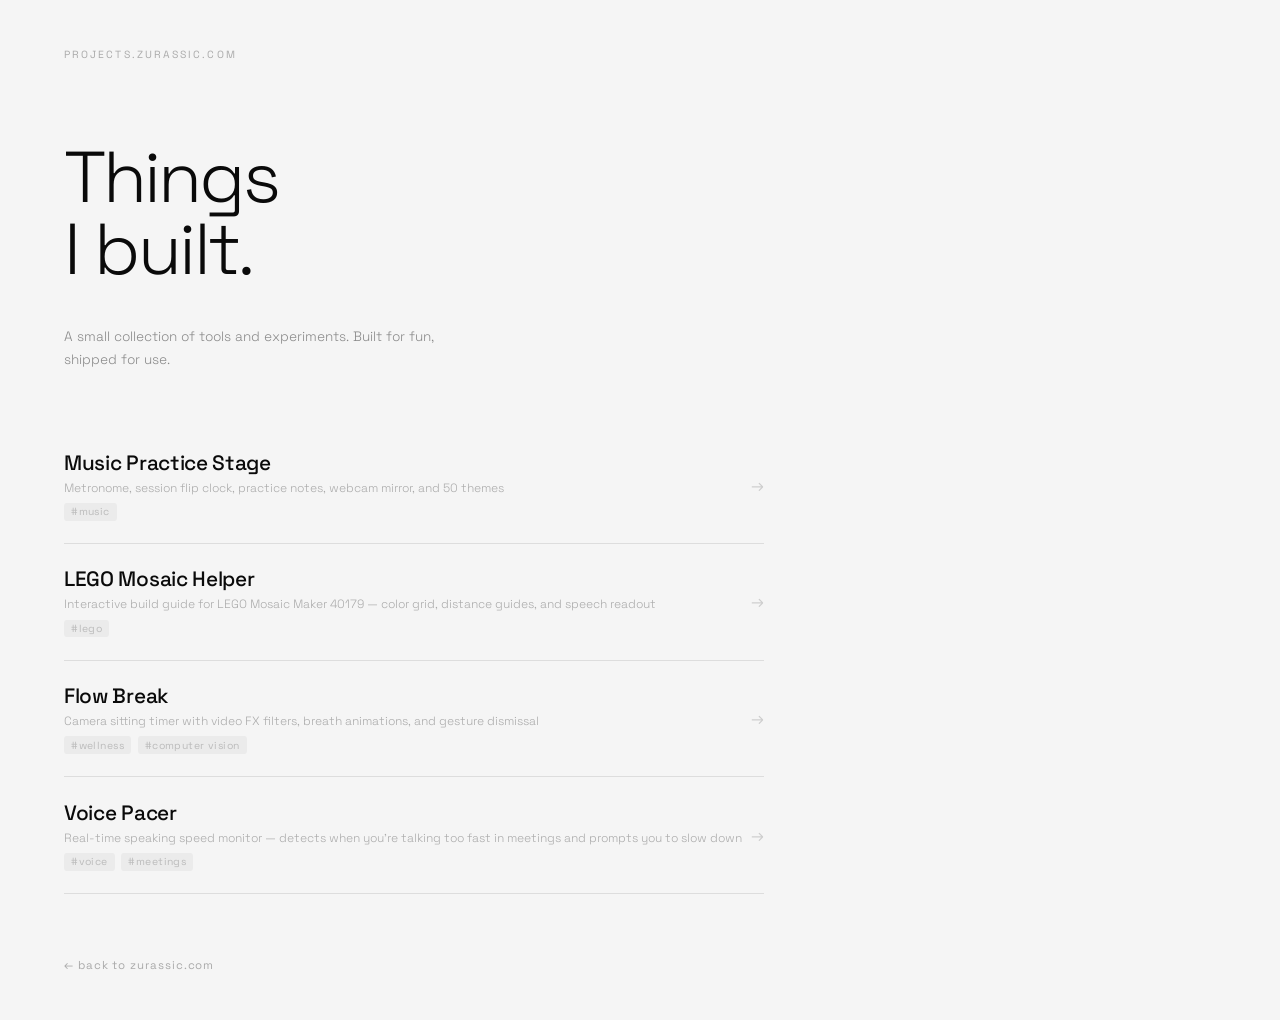
<file: index.html>
<!DOCTYPE html>
<html lang="en">
<head>
  <!-- Google Analytics -->
  <script async src="https://www.googletagmanager.com/gtag/js?id=G-HK044STX6K"></script>
  <script>
    window.dataLayer = window.dataLayer || [];
    function gtag(){dataLayer.push(arguments);}
    gtag('js', new Date());
    gtag('config', 'G-HK044STX6K');
  </script>
  <meta charset="UTF-8">
  <meta name="viewport" content="width=device-width, initial-scale=1.0">
  <title>Projects — zurassic</title>
  <link rel="preconnect" href="https://fonts.googleapis.com">
  <link rel="preconnect" href="https://fonts.gstatic.com" crossorigin>
  <link href="https://fonts.googleapis.com/css2?family=Space+Grotesk:wght@300;400;500;700&display=swap" rel="stylesheet">
  <style>
    *, *::before, *::after { box-sizing: border-box; margin: 0; padding: 0; }

    body {
      background: #f5f5f5;
      color: #0a0a0a;
      font-family: 'Space Grotesk', sans-serif;
      min-height: 100vh;
      display: flex;
      flex-direction: column;
      padding: 3rem 4rem;
      animation: fadeIn 0.7s ease both;
    }

    @keyframes fadeIn {
      from { opacity: 0; }
      to   { opacity: 1; }
    }

    .logo {
      font-size: 0.65rem;
      letter-spacing: 0.2em;
      text-transform: uppercase;
      color: #aaa;
      font-weight: 400;
      margin-bottom: 5rem;
    }

    main {
      max-width: 700px;
    }

    h1 {
      font-size: clamp(2.8rem, 6vw, 4.5rem);
      font-weight: 300;
      letter-spacing: -0.04em;
      line-height: 1;
      margin-bottom: 2.5rem;
      color: #0a0a0a;
    }

    .desc {
      font-size: 0.85rem;
      color: #888;
      font-weight: 300;
      line-height: 1.7;
      max-width: 380px;
      margin-bottom: 3.5rem;
    }

    .projects {
      list-style: none;
      width: 100%;
    }

    .projects li {
      border-bottom: 1px solid #ddd;
      animation: slideIn 0.5s ease both;
    }

    .projects li:nth-child(1) { animation-delay: 0.15s; }
    .projects li:nth-child(2) { animation-delay: 0.25s; }
    .projects li:nth-child(3) { animation-delay: 0.35s; }
    .projects li:nth-child(4) { animation-delay: 0.45s; }

    @keyframes slideIn {
      from { opacity: 0; transform: translateX(-8px); }
      to   { opacity: 1; transform: translateX(0); }
    }

    .projects a {
      display: flex;
      justify-content: space-between;
      align-items: center;
      padding: 1.4rem 0;
      text-decoration: none;
      color: #0a0a0a;
      transition: color 0.15s;
    }

    .projects a:hover { color: #000; }

    .project-name {
      font-size: clamp(1rem, 2.5vw, 1.3rem);
      font-weight: 500;
      letter-spacing: -0.015em;
      margin-bottom: 0.25rem;
    }

    .project-desc {
      font-size: 0.75rem;
      color: #aaa;
      font-weight: 300;
      letter-spacing: 0;
    }

    .projects a:hover .project-desc { color: #888; }

    .project-tags {
      display: flex;
      gap: 0.4rem;
      margin-top: 0.45rem;
    }

    .tag {
      font-size: 0.65rem;
      font-weight: 400;
      letter-spacing: 0.04em;
      color: #bbb;
      background: #ebebeb;
      border-radius: 3px;
      padding: 0.15rem 0.45rem;
      transition: color 0.15s, background 0.15s;
    }

    .projects a:hover .tag {
      color: #888;
      background: #e2e2e2;
    }

    .arrow {
      font-size: 1rem;
      color: #ccc;
      transition: transform 0.2s ease, color 0.15s;
    }

    .projects a:hover .arrow {
      transform: translateX(5px);
      color: #0a0a0a;
    }

    footer {
      margin-top: auto;
      padding-top: 4rem;
      font-size: 0.72rem;
      letter-spacing: 0.08em;
    }

    footer a {
      color: #aaa;
      text-decoration: none;
      transition: color 0.15s;
    }

    footer a:hover { color: #0a0a0a; }

    @media (max-width: 600px) {
      body { padding: 2rem 1.5rem; }
      .logo { margin-bottom: 3rem; }
    }
  </style>
</head>
<body>
  <div class="logo">projects.zurassic.com</div>

  <main>
    <h1>Things<br>I built.</h1>
    <p class="desc">A small collection of tools and experiments. Built for fun, shipped for use.</p>

    <ul class="projects">
      <li>
        <a href="/music-practice-stage/" target="_blank" rel="noopener noreferrer">
          <div>
            <div class="project-name">Music Practice Stage</div>
            <div class="project-desc">Metronome, session flip clock, practice notes, webcam mirror, and 50 themes</div>
            <div class="project-tags"><span class="tag">#music</span></div>
          </div>
          <span class="arrow">→</span>
        </a>
      </li>
      <li>
        <a href="/lego-mosaic-helper/" target="_blank" rel="noopener noreferrer">
          <div>
            <div class="project-name">LEGO Mosaic Helper</div>
            <div class="project-desc">Interactive build guide for LEGO Mosaic Maker 40179 — color grid, distance guides, and speech readout</div>
            <div class="project-tags"><span class="tag">#lego</span></div>
          </div>
          <span class="arrow">→</span>
        </a>
      </li>
      <li>
        <a href="/flow-break/" target="_blank" rel="noopener noreferrer">
          <div>
            <div class="project-name">Flow Break</div>
            <div class="project-desc">Camera sitting timer with video FX filters, breath animations, and gesture dismissal</div>
            <div class="project-tags"><span class="tag">#wellness</span><span class="tag">#computer vision</span></div>
          </div>
          <span class="arrow">→</span>
        </a>
      </li>
      <li>
        <a href="/voice-pacer/" target="_blank" rel="noopener noreferrer">
          <div>
            <div class="project-name">Voice Pacer</div>
            <div class="project-desc">Real-time speaking speed monitor — detects when you're talking too fast in meetings and prompts you to slow down</div>
            <div class="project-tags"><span class="tag">#voice</span><span class="tag">#meetings</span></div>
          </div>
          <span class="arrow">→</span>
        </a>
      </li>
    </ul>
  </main>

  <footer>
    <a href="https://www.zurassic.com">← back to zurassic.com</a>
  </footer>
</body>
</html>
</file>
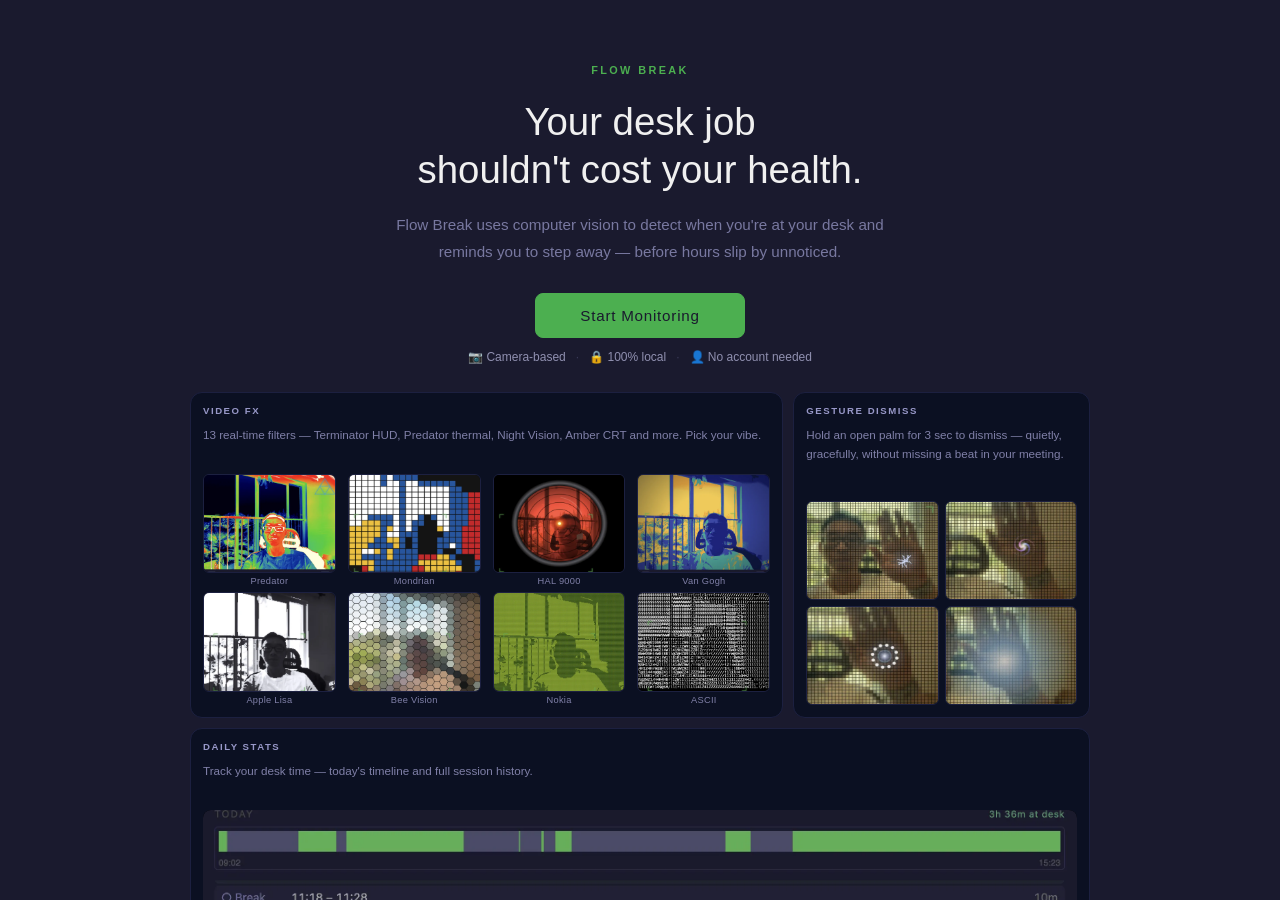
<file: flow-break/index.html>
<!DOCTYPE html>
<html lang="en">
<head>
<!-- Google Analytics -->
<script async src="https://www.googletagmanager.com/gtag/js?id=G-HK044STX6K"></script>
<script>
  window.dataLayer = window.dataLayer || [];
  function gtag(){dataLayer.push(arguments);}
  gtag('js', new Date());
  gtag('config', 'G-HK044STX6K');
</script>
<meta charset="UTF-8">
<meta name="viewport" content="width=device-width, initial-scale=1.0">
<title>Flow Break</title>
<link rel="stylesheet" href="style.css">
</head>
<body>
<div id="landing">
  <div class="landing-inner">
    <div class="landing-tag">Flow Break</div>
    <h1 class="landing-headline">Your desk job<br>shouldn't cost your health.</h1>
    <p class="landing-sub">Flow Break uses computer vision to detect when you're at your desk and reminds you to step away — before hours slip by unnoticed.</p>

    <a id="landing-cta" href="app/">Start Monitoring</a>
    <div class="landing-trust-strip">
      <span>📷 Camera-based</span>
      <span class="trust-sep">·</span>
      <span>🔒 100% local</span>
      <span class="trust-sep">·</span>
      <span>👤 No account needed</span>
    </div>

    <!-- Showcase: drop screenshots into flow-break/screenshots/ to activate -->
    <div class="landing-showcase">
      <div class="showcase-panel showcase-video">
        <div class="showcase-panel-header">
          <span class="showcase-panel-label">Video FX</span>

        </div>
        <p class="showcase-panel-desc">13 real-time filters — Terminator HUD, Predator thermal, Night Vision, Amber CRT and more. Pick your vibe.</p>
        <div class="showcase-fx-grid video-fx-grid">
          <div class="fx-grid-item">
            <div class="fx-grid-frame"><picture><source srcset="screenshots/fx-predator.webp" type="image/webp"><img src="screenshots/fx-predator.png" alt="Predator" loading="lazy" onerror="this.style.opacity=0"></picture></div>
            <span>Predator</span>
          </div>
          <div class="fx-grid-item">
            <div class="fx-grid-frame"><picture><source srcset="screenshots/fx-mondrian.webp" type="image/webp"><img src="screenshots/fx-mondrian.png" alt="Mondrian" loading="lazy" onerror="this.style.opacity=0"></picture></div>
            <span>Mondrian</span>
          </div>
          <div class="fx-grid-item">
            <div class="fx-grid-frame"><picture><source srcset="screenshots/fx-hal9000.webp" type="image/webp"><img src="screenshots/fx-hal9000.png" alt="HAL 9000" loading="lazy" onerror="this.style.opacity=0"></picture></div>
            <span>HAL 9000</span>
          </div>
          <div class="fx-grid-item">
            <div class="fx-grid-frame"><picture><source srcset="screenshots/fx-vangogh.webp" type="image/webp"><img src="screenshots/fx-vangogh.png" alt="Van Gogh" loading="lazy" onerror="this.style.opacity=0"></picture></div>
            <span>Van Gogh</span>
          </div>
          <div class="fx-grid-item">
            <div class="fx-grid-frame"><picture><source srcset="screenshots/fx-applelisa.webp" type="image/webp"><img src="screenshots/fx-applelisa.png" alt="Apple Lisa" loading="lazy" onerror="this.style.opacity=0"></picture></div>
            <span>Apple Lisa</span>
          </div>
          <div class="fx-grid-item">
            <div class="fx-grid-frame"><picture><source srcset="screenshots/fx-bees.webp" type="image/webp"><img src="screenshots/fx-bees.png" alt="Bee Vision" loading="lazy" onerror="this.style.opacity=0"></picture></div>
            <span>Bee Vision</span>
          </div>
          <div class="fx-grid-item">
            <div class="fx-grid-frame"><picture><source srcset="screenshots/fx-nokia.webp" type="image/webp"><img src="screenshots/fx-nokia.png" alt="Nokia" loading="lazy" onerror="this.style.opacity=0"></picture></div>
            <span>Nokia</span>
          </div>
          <div class="fx-grid-item">
            <div class="fx-grid-frame"><picture><source srcset="screenshots/fx-ascii.webp" type="image/webp"><img src="screenshots/fx-ascii.png" alt="ASCII" loading="lazy" onerror="this.style.opacity=0"></picture></div>
            <span>ASCII</span>
          </div>
        </div>
      </div>

      <div class="showcase-side-col">
        <div class="showcase-panel side">
          <div class="showcase-panel-header">
            <span class="showcase-panel-label">Gesture Dismiss</span>
          </div>
          <p class="showcase-panel-desc">Hold an open palm for 3 sec to dismiss — quietly, gracefully, without missing a beat in your meeting.</p>
          <div class="showcase-fx-grid hand-fx-grid">
            <div class="fx-grid-item">
              <div class="fx-grid-frame"><picture><source srcset="screenshots/1.webp" type="image/webp"><img src="screenshots/1.png" alt="Hand FX 1" loading="lazy" onerror="this.style.opacity=0"></picture></div>
            </div>
            <div class="fx-grid-item">
              <div class="fx-grid-frame"><picture><source srcset="screenshots/2.webp" type="image/webp"><img src="screenshots/2.png" alt="Hand FX 2" loading="lazy" onerror="this.style.opacity=0"></picture></div>
            </div>
            <div class="fx-grid-item">
              <div class="fx-grid-frame"><picture><source srcset="screenshots/3.webp" type="image/webp"><img src="screenshots/3.png" alt="Hand FX 3" loading="lazy" onerror="this.style.opacity=0"></picture></div>
            </div>
            <div class="fx-grid-item">
              <div class="fx-grid-frame"><picture><source srcset="screenshots/4.webp" type="image/webp"><img src="screenshots/4.png" alt="Hand FX 4" loading="lazy" onerror="this.style.opacity=0"></picture></div>
            </div>
          </div>
        </div>
      </div>
      <div class="showcase-panel side showcase-stats-row">
        <div class="showcase-panel-header">
          <span class="showcase-panel-label">Daily Stats</span>
        </div>
        <p class="showcase-panel-desc">Track your desk time — today's timeline and full session history.</p>
        <div class="showcase-side-frame">
          <picture><source srcset="screenshots/stats.webp" type="image/webp"><img src="screenshots/stats.png" alt="Daily stats timeline" class="showcase-img" loading="lazy" onerror="this.style.opacity=0"></picture>
        </div>
      </div>
    </div>
    <div class="landing-how">
      <div class="landing-how-title">How it works</div>
      <ol class="landing-steps">
        <li><span>Sit or stand at your desk and click <strong>Start Monitoring</strong> — the camera detects your presence and starts the timer</span></li>
        <li><span>Step away from the camera and the timer pauses automatically</span></li>
        <li><span>When you've been at your desk too long, the alarm fires — screen flashes and an alert sound plays</span></li>
        <li><span>To dismiss: hold an <strong>open palm</strong> toward the camera for 3 seconds, click the <strong>Dismiss</strong> button, or simply step out of frame</span></li>
      </ol>
    </div>
  </div>
  <footer id="app-footer">
    <span>&copy; 2026 <a href="https://zurassic.com" target="_blank" rel="noopener">zurassic.com</a></span>
    <span class="sep">&middot;</span>
    <a href="changelog.html">Changelog</a>
  </footer>
</div>
</body>
</html>
</file>
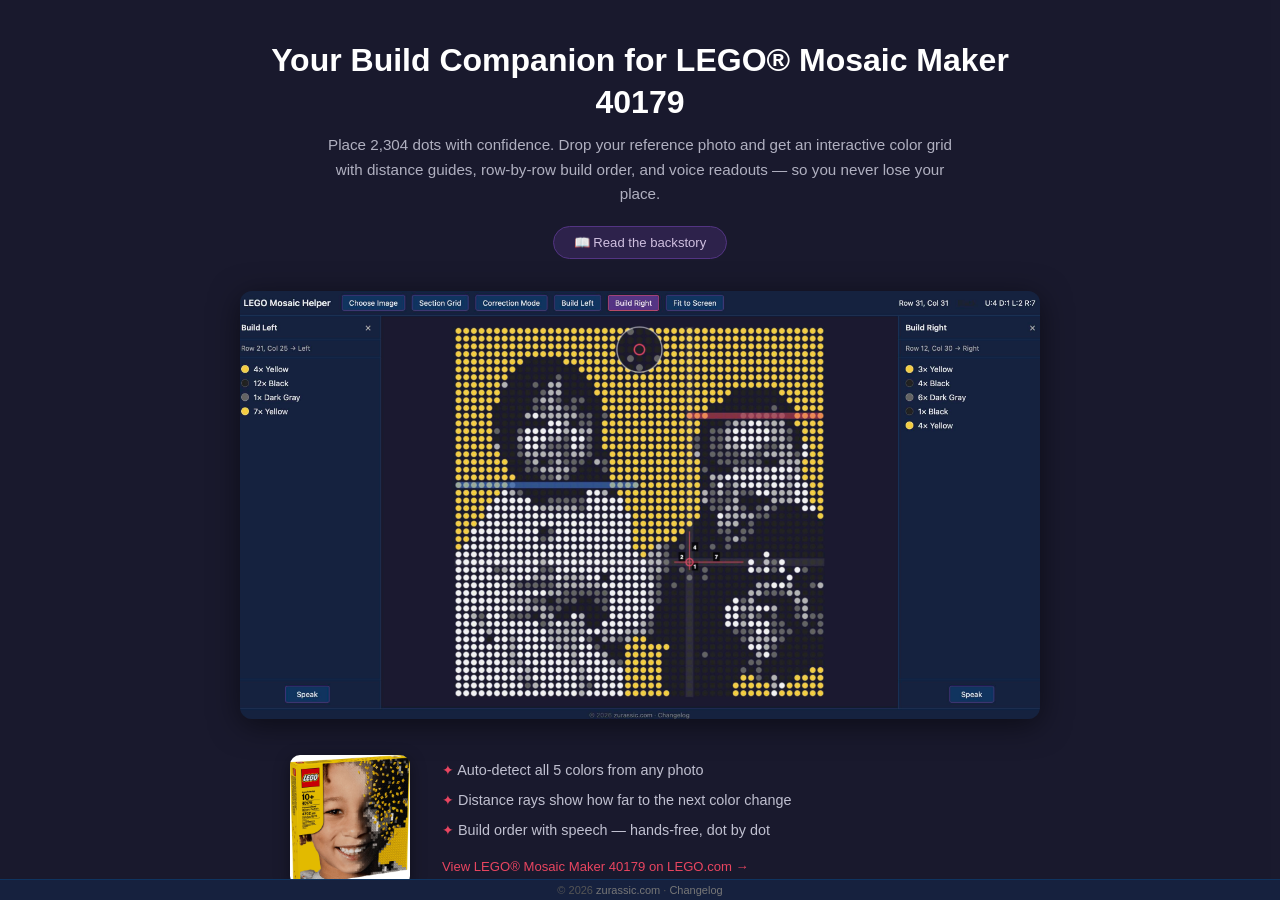
<file: lego-mosaic-helper/index.html>
<!DOCTYPE html>
<html lang="en">
<head>
<!-- Google Analytics -->
<script async src="https://www.googletagmanager.com/gtag/js?id=G-HK044STX6K"></script>
<script>
  window.dataLayer = window.dataLayer || [];
  function gtag(){dataLayer.push(arguments);}
  gtag('js', new Date());
  gtag('config', 'G-HK044STX6K');
</script>
<meta charset="UTF-8">
<meta name="viewport" content="width=device-width, initial-scale=1.0">
<title>LEGO Mosaic Helper — Build Tool for Mosaic Maker 40179</title>
<meta name="description" content="Free companion tool for the LEGO Mosaic Maker 40179. Drop your photo, get an interactive color grid with distance guides, build order readouts, and speech — dot by dot.">
<meta name="keywords" content="LEGO Mosaic Maker 40179, LEGO mosaic helper, LEGO mosaic build tool, LEGO 40179, mosaic maker companion">
<meta property="og:title" content="LEGO Mosaic Helper — Build Tool for Mosaic Maker 40179">
<meta property="og:description" content="Free companion tool for the LEGO Mosaic Maker 40179. Drop your photo, get an interactive color grid with distance guides, build order readouts, and speech — dot by dot.">
<meta property="og:image" content="hero.jpg">
<meta property="og:type" content="website">
<link rel="stylesheet" href="style.css">
</head>
<body>

<div id="toolbar" class="hidden">
  <h1><a href="#home" style="color:inherit;text-decoration:none">LEGO Mosaic Helper</a></h1>
  <button id="btn-import">Choose Image</button>
  <button id="btn-section-grid">Section Grid</button>
  <button id="btn-correction">Correction Mode</button>
  <button id="btn-build-left">Build Left</button>
  <button id="btn-build-right">Build Right</button>
  <button id="btn-fit">Fit to Screen</button>
  <button id="btn-clear-visited">Clear Visited</button>
  <div id="info-panel">
    <span id="info-coords">—</span>
    <span id="info-color">—</span>
    <span id="info-dist">—</span>
  </div>
</div>

<div id="main">
  <div id="build-panel-left" class="build-panel">
    <div class="build-panel-header">
      <span>Build Left</span>
      <button id="btn-close-panel-left">&times;</button>
    </div>
    <div id="build-panel-left-info" class="build-panel-info"></div>
    <div id="build-panel-left-list" class="build-panel-list"></div>
    <div class="build-panel-footer">
      <button id="btn-speak-left" class="btn-speak">Speak</button>
    </div>
  </div>
  <div id="canvas-area">
    <canvas id="grid-canvas"></canvas>

    <div id="import-overlay">
      <div class="homepage">
        <h2 class="homepage-title">Your Build Companion for LEGO® Mosaic Maker 40179</h2>
        <p class="homepage-subtext">Place 2,304 dots with confidence. Drop your reference photo and get an interactive color grid with distance guides, row-by-row build order, and voice readouts — so you never lose your place.</p>
        <a href="https://www.linkedin.com/pulse/applied-ai-field-notes-001-lego-mosaic-helper-andrew-zheng-ave1c" target="_blank" class="backstory-pill">&#x1F4D6; Read the backstory</a>
        <img src="hero.jpg" alt="LEGO Mosaic Helper app screenshot" class="screenshot">
        <div class="info-row">
          <a href="https://www.lego.com/en-us/product/mosaic-maker-40179" target="_blank" rel="noopener"><img src="product-box.jpg" alt="LEGO Mosaic Maker 40179 box" class="product-img"></a>
          <div class="info-text">
            <ul>
              <li>Auto-detect all 5 colors from any photo</li>
              <li>Distance rays show how far to the next color change</li>
              <li>Build order with speech — hands-free, dot by dot</li>
            </ul>
            <a href="https://www.lego.com/en-us/product/mosaic-maker-40179" target="_blank" rel="noopener" class="product-link">View LEGO® Mosaic Maker 40179 on LEGO.com &rarr;</a>
          </div>
        </div>
        <div id="drop-zone">
          <p>Drop the LEGO mosaic image here</p>
          <label for="file-input">Choose File</label>
          <input type="file" id="file-input" accept="image/*">
          <button id="btn-demo" style="margin-top:8px;background:#0f3460;color:#eee;border:1px solid #533483;padding:8px 20px;border-radius:6px;cursor:pointer;font-size:14px">Load Demo</button>
        </div>
      </div>
    </div>

    <div id="direction-popup">
      <button id="btn-clear-dot-visited" title="Clear visited">&#10005;</button>
      <button data-dr="-1" data-dc="0">&#9650;</button>
      <span class="dir-spacer"></span>
      <button data-dr="0" data-dc="-1">&#9664;</button>
      <span class="dir-spacer"></span>
      <button data-dr="0" data-dc="1">&#9654;</button>
      <span class="dir-spacer"></span>
      <button data-dr="1" data-dc="0">&#9660;</button>
      <span class="dir-spacer"></span>
    </div>
  </div>

  <div id="build-panel" class="build-panel">
    <div class="build-panel-header">
      <span>Build Right</span>
      <button id="btn-close-panel">&times;</button>
    </div>
    <div id="build-panel-info" class="build-panel-info"></div>
    <div id="build-panel-list" class="build-panel-list"></div>
    <div class="build-panel-footer">
      <button id="btn-speak" class="btn-speak">Speak</button>
    </div>
  </div>
</div>

<script src="app.js"></script>
<div id="footer">&copy; 2026 <a href="https://zurassic.com" target="_blank" style="color:#777;text-decoration:none">zurassic.com</a> &middot; <a href="changelog.html" style="color:#777;text-decoration:none">Changelog</a></div>
</body>
</html>
</file>
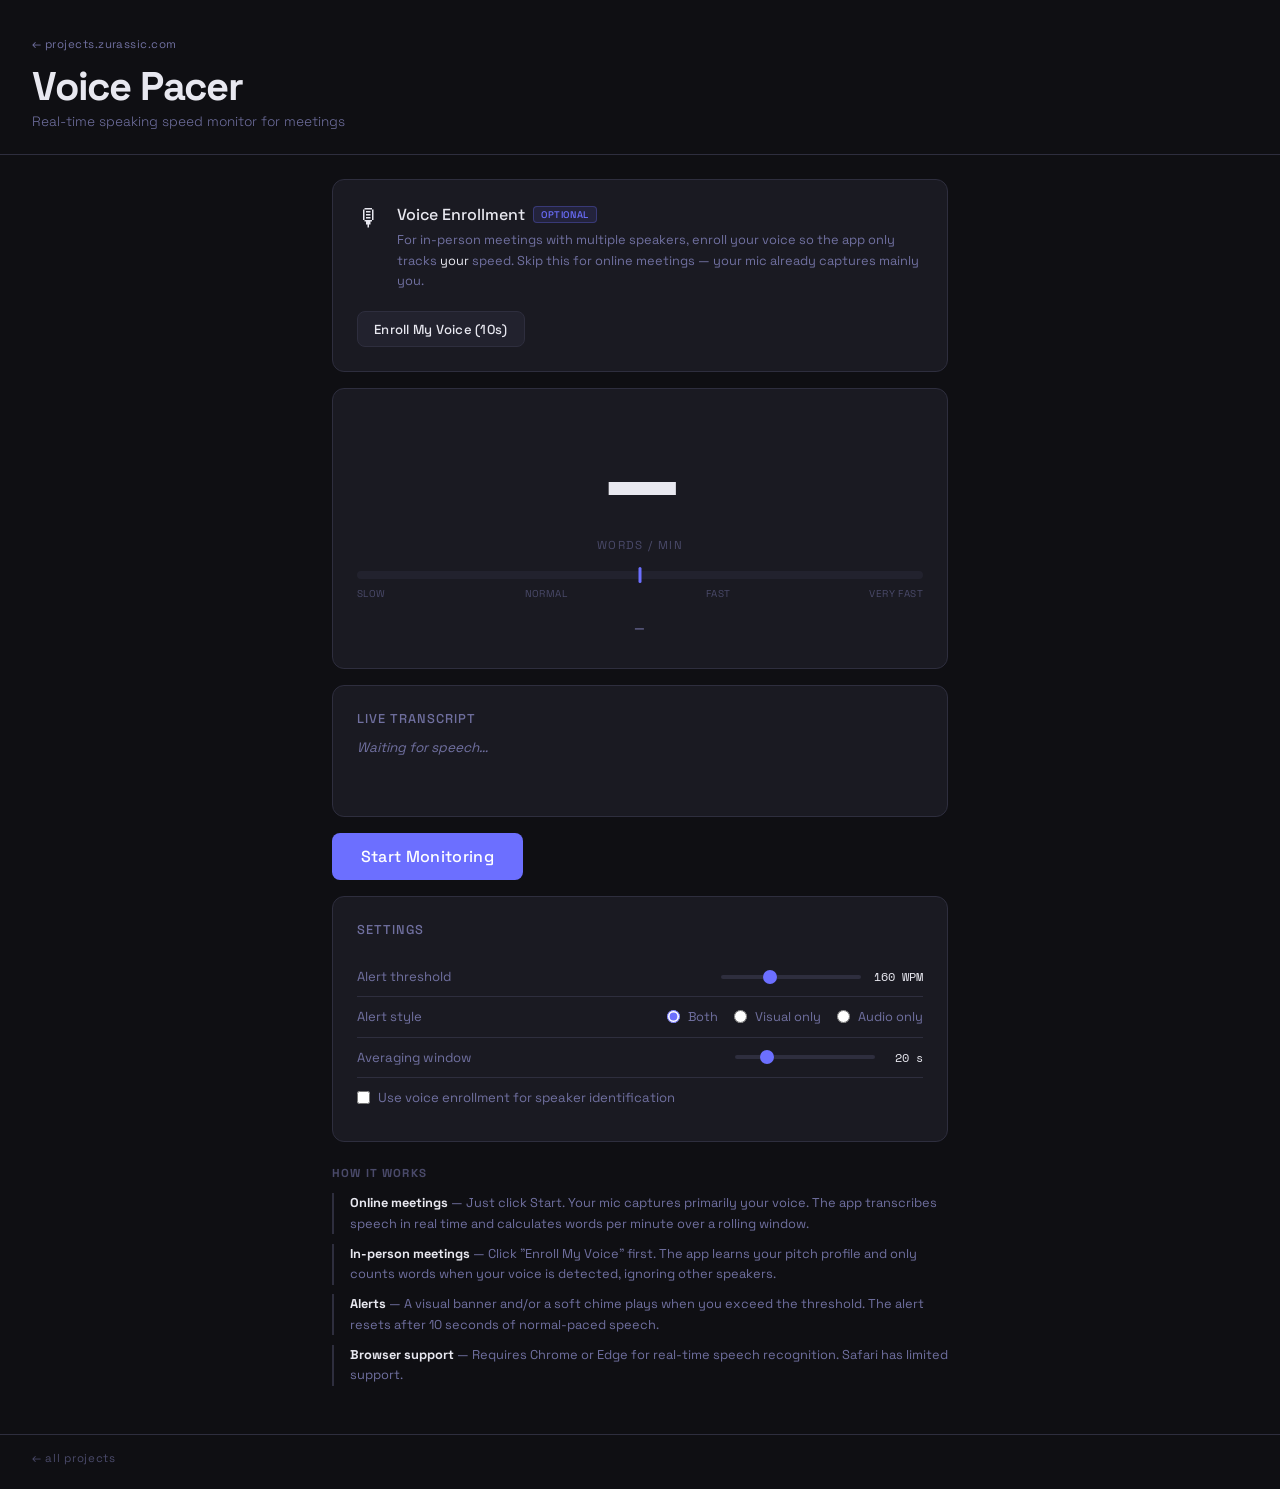
<file: voice-pacer/index.html>
<!DOCTYPE html>
<html lang="en">
<head>
  <!-- Google Analytics -->
  <script async src="https://www.googletagmanager.com/gtag/js?id=G-HK044STX6K"></script>
  <script>
    window.dataLayer = window.dataLayer || [];
    function gtag(){dataLayer.push(arguments);}
    gtag('js', new Date());
    gtag('config', 'G-HK044STX6K');
  </script>
  <meta charset="UTF-8">
  <meta name="viewport" content="width=device-width, initial-scale=1.0">
  <title>Voice Pacer</title>
  <link rel="preconnect" href="https://fonts.googleapis.com">
  <link rel="preconnect" href="https://fonts.gstatic.com" crossorigin>
  <link href="https://fonts.googleapis.com/css2?family=Space+Grotesk:wght@300;400;500;700&family=Space+Mono:wght@400;700&display=swap" rel="stylesheet">
  <link rel="stylesheet" href="style.css">
</head>
<body>
  <header>
    <a href="/" class="back-link">← projects.zurassic.com</a>
    <h1>Voice Pacer</h1>
    <p class="subtitle">Real-time speaking speed monitor for meetings</p>
  </header>

  <main>

    <!-- Enroll Panel -->
    <section class="card" id="enroll-card">
      <div class="card-header">
        <span class="card-icon">🎙</span>
        <div>
          <h2>Voice Enrollment <span class="badge" id="enroll-badge">Optional</span></h2>
          <p class="card-desc">For in-person meetings with multiple speakers, enroll your voice so the app only tracks <em>your</em> speed. Skip this for online meetings — your mic already captures mainly you.</p>
        </div>
      </div>
      <div class="enroll-controls">
        <button id="enroll-btn" class="btn btn-secondary">Enroll My Voice (10s)</button>
        <div id="enroll-status" class="enroll-status hidden">
          <div id="enroll-timer" class="enroll-timer">10</div>
          <div class="enroll-bar-wrap"><div id="enroll-bar" class="enroll-bar"></div></div>
        </div>
        <div id="enrolled-indicator" class="enrolled-indicator hidden">
          <span class="check">✓</span> Voice enrolled
          <button id="clear-enroll-btn" class="btn-link">Clear</button>
        </div>
      </div>
    </section>

    <!-- Speed Display -->
    <section class="card speed-card">
      <div class="wpm-display">
        <div id="wpm-number" class="wpm-number">—</div>
        <div class="wpm-label">words / min</div>
      </div>

      <div class="speed-meter">
        <div class="speed-bar-wrap">
          <div id="speed-bar" class="speed-bar"></div>
          <div class="speed-marker" id="threshold-marker"></div>
        </div>
        <div class="speed-labels">
          <span>Slow</span>
          <span>Normal</span>
          <span>Fast</span>
          <span>Very Fast</span>
        </div>
      </div>

      <div id="speed-tier" class="speed-tier">—</div>

      <div id="alert-banner" class="alert-banner hidden">
        ⚠ Slow down!
      </div>
    </section>

    <!-- Transcript -->
    <section class="card transcript-card">
      <h2>Live Transcript</h2>
      <div id="transcript" class="transcript">Waiting for speech…</div>
    </section>

    <!-- Controls -->
    <div class="controls-row">
      <button id="monitor-btn" class="btn btn-primary btn-lg">Start Monitoring</button>
      <div id="mic-indicator" class="mic-indicator hidden">
        <span class="mic-dot"></span> Listening
      </div>
    </div>

    <!-- Settings -->
    <section class="card settings-card">
      <h2>Settings</h2>

      <div class="setting-row">
        <label for="threshold-slider">Alert threshold</label>
        <div class="slider-wrap">
          <input type="range" id="threshold-slider" min="100" max="280" step="5" value="160">
          <span id="threshold-value" class="slider-value">160 WPM</span>
        </div>
      </div>

      <div class="setting-row">
        <label>Alert style</label>
        <div class="radio-group">
          <label class="radio-label">
            <input type="radio" name="alert-mode" value="both" checked> Both
          </label>
          <label class="radio-label">
            <input type="radio" name="alert-mode" value="visual"> Visual only
          </label>
          <label class="radio-label">
            <input type="radio" name="alert-mode" value="audio"> Audio only
          </label>
        </div>
      </div>

      <div class="setting-row">
        <label for="window-slider">Averaging window</label>
        <div class="slider-wrap">
          <input type="range" id="window-slider" min="10" max="60" step="5" value="20">
          <span id="window-value" class="slider-value">20 s</span>
        </div>
      </div>

      <div class="setting-row">
        <label>
          <input type="checkbox" id="speaker-id-toggle">
          Use voice enrollment for speaker identification
        </label>
      </div>
    </section>

    <section class="how-it-works">
      <h2>How It Works</h2>
      <ul>
        <li><strong>Online meetings</strong> — Just click Start. Your mic captures primarily your voice. The app transcribes speech in real time and calculates words per minute over a rolling window.</li>
        <li><strong>In-person meetings</strong> — Click "Enroll My Voice" first. The app learns your pitch profile and only counts words when your voice is detected, ignoring other speakers.</li>
        <li><strong>Alerts</strong> — A visual banner and/or a soft chime plays when you exceed the threshold. The alert resets after 10 seconds of normal-paced speech.</li>
        <li><strong>Browser support</strong> — Requires Chrome or Edge for real-time speech recognition. Safari has limited support.</li>
      </ul>
    </section>

  </main>

  <footer>
    <a href="/">← all projects</a>
  </footer>

  <script src="app.js"></script>
</body>
</html>
</file>
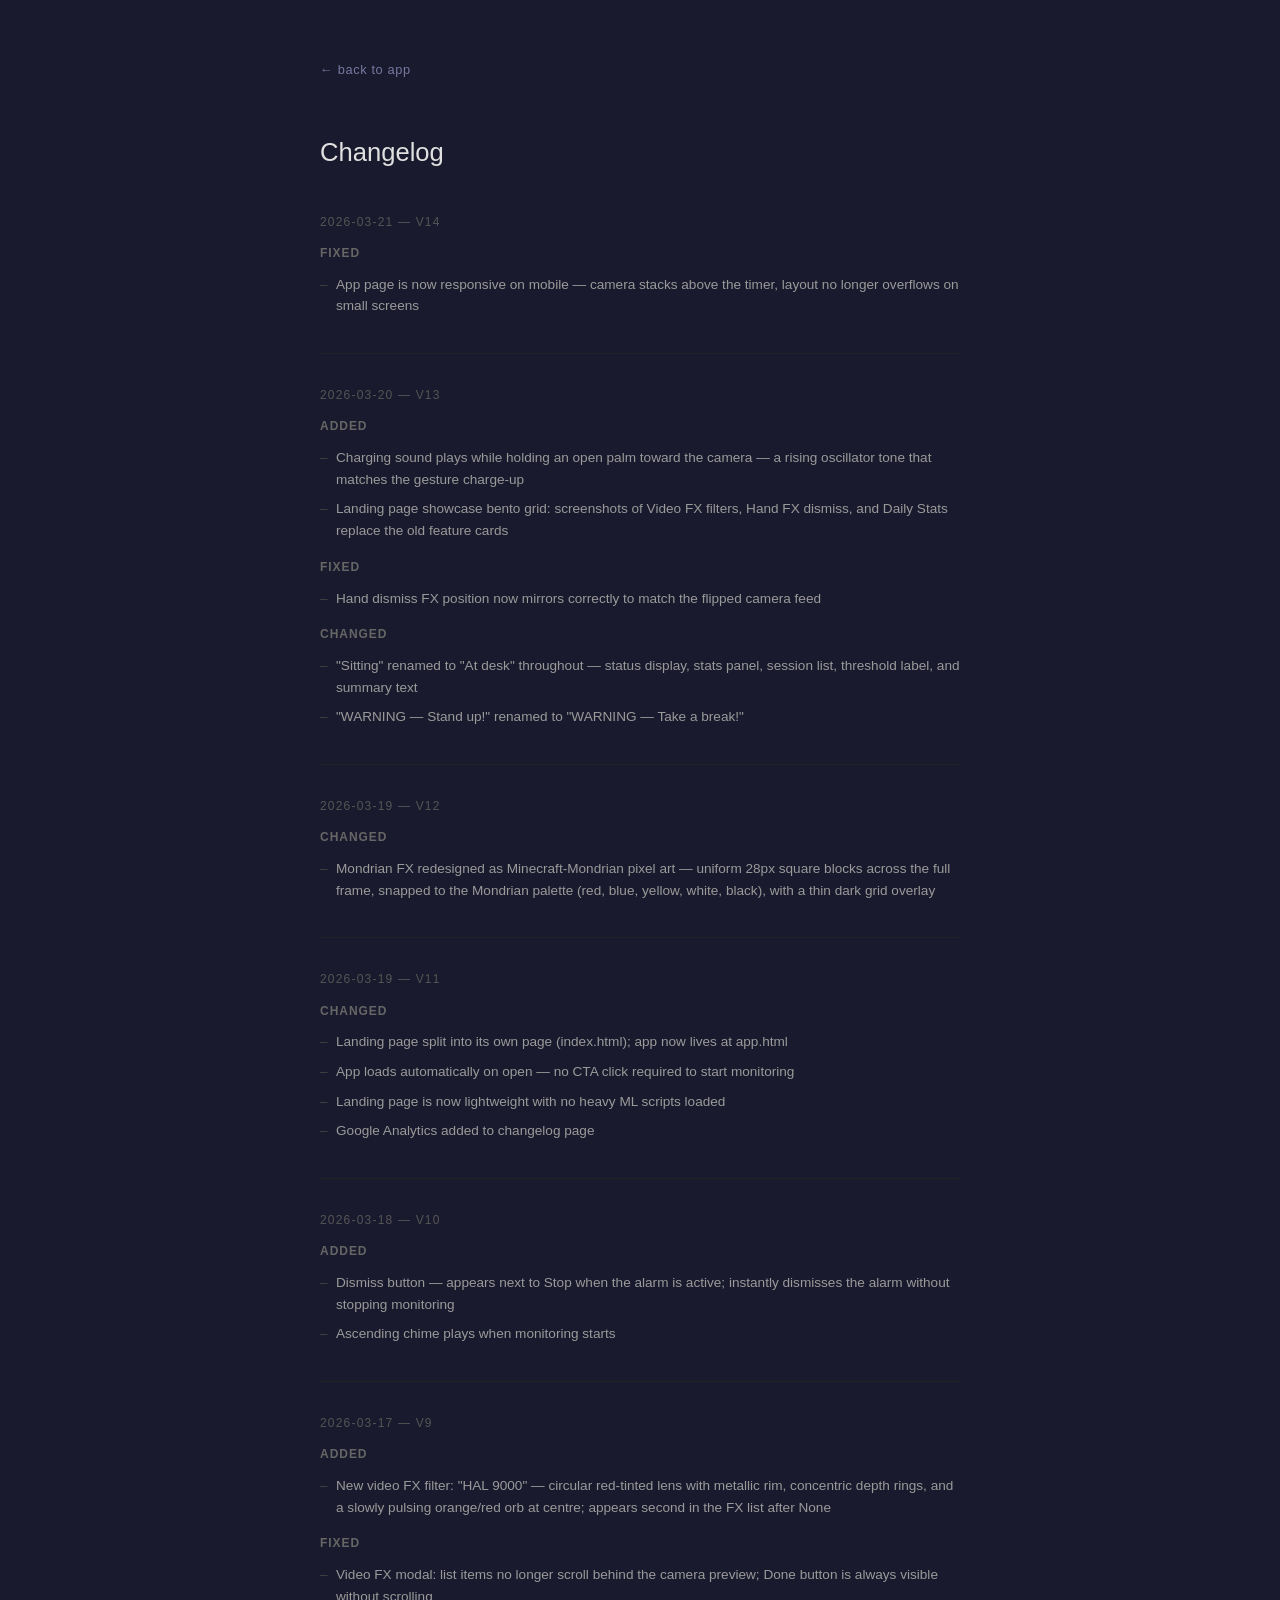
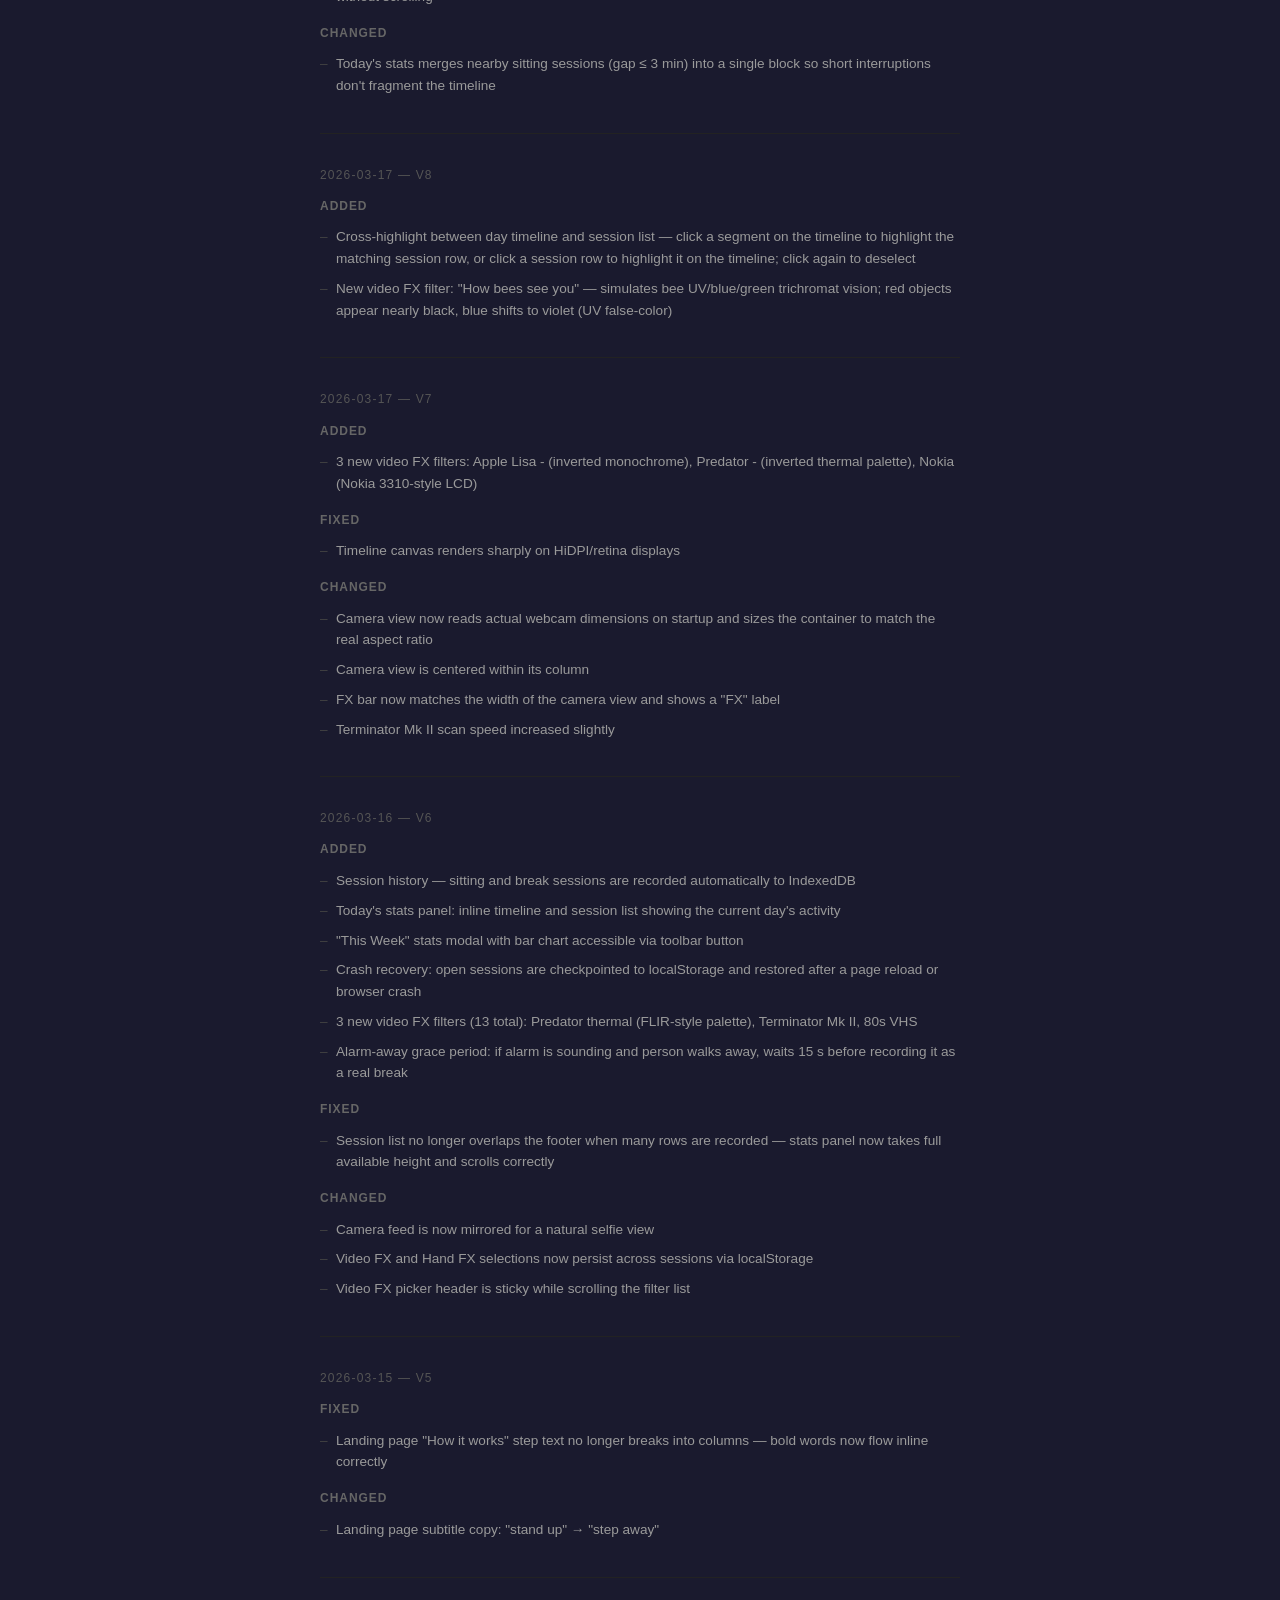
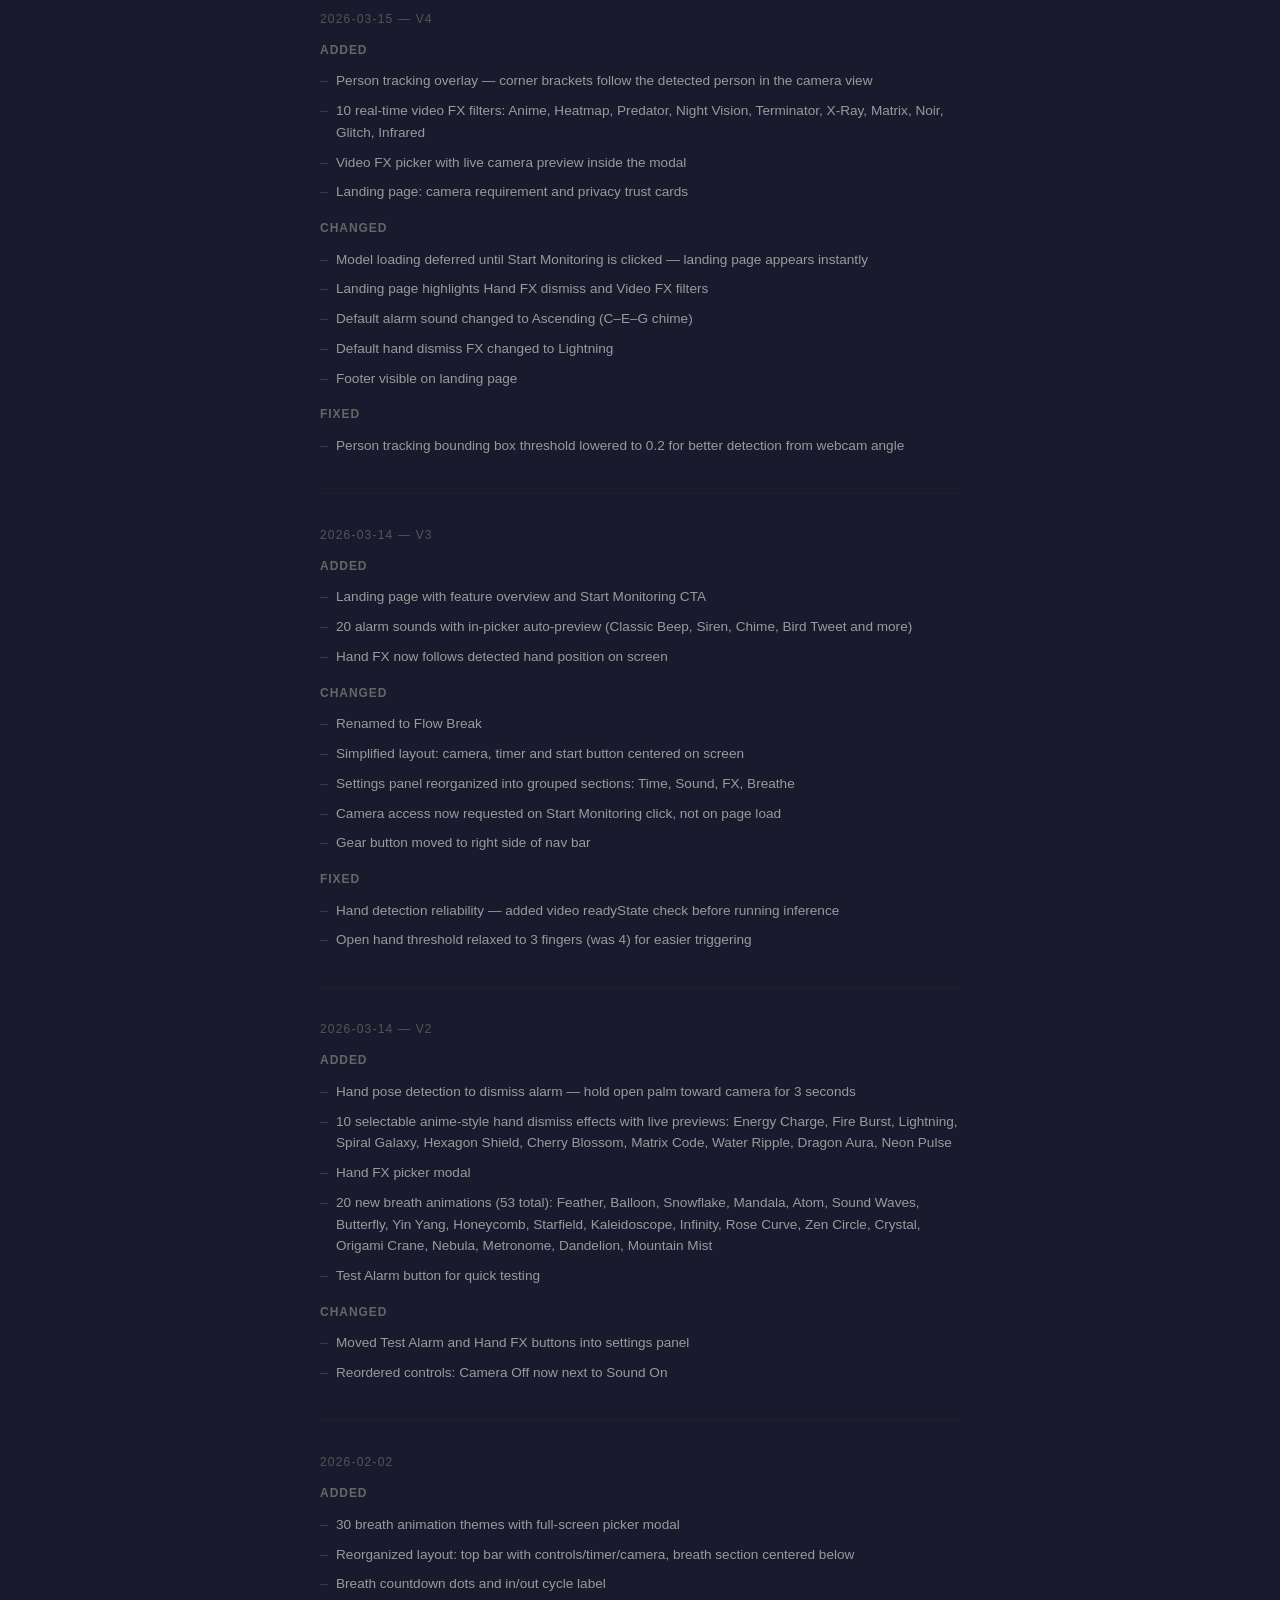
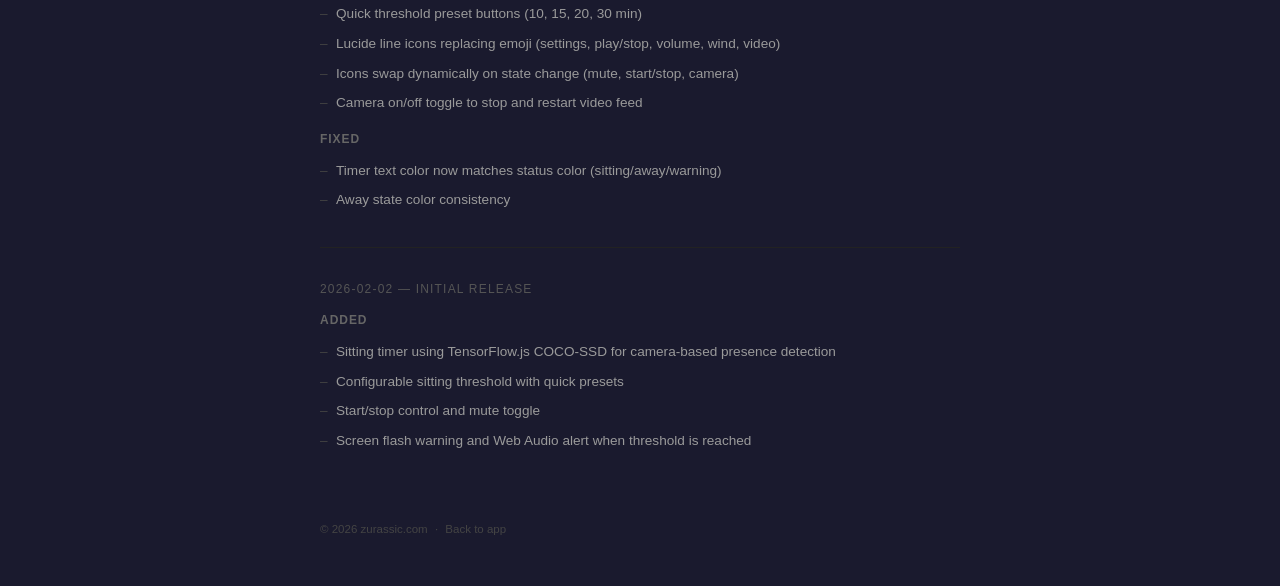
<file: flow-break/changelog.html>
<!DOCTYPE html>
<html lang="en">
<head>
<meta charset="UTF-8">
<meta name="viewport" content="width=device-width, initial-scale=1.0">
<title>Changelog — Flow Break</title>
<!-- Google Analytics -->
<script async src="https://www.googletagmanager.com/gtag/js?id=G-HK044STX6K"></script>
<script>
  window.dataLayer = window.dataLayer || [];
  function gtag(){dataLayer.push(arguments);}
  gtag('js', new Date());
  gtag('config', 'G-HK044STX6K');
</script>
<style>
  *, *::before, *::after { box-sizing: border-box; margin: 0; padding: 0; }

  body {
    background: #1a1a2e;
    color: #e0e0e0;
    font-family: -apple-system, BlinkMacSystemFont, 'Segoe UI', sans-serif;
    min-height: 100vh;
    padding: 3rem 2rem;
    line-height: 1.6;
  }

  .container {
    max-width: 640px;
    margin: 0 auto;
  }

  .back {
    display: inline-flex;
    align-items: center;
    min-height: 44px;
    font-size: 0.8rem;
    color: #7878a0;
    text-decoration: none;
    margin-bottom: 2.5rem;
    letter-spacing: 0.05em;
  }
  .back:hover { color: #aaa; }

  h1 {
    font-size: 1.6rem;
    font-weight: 400;
    color: #e0e0e0;
    margin-bottom: 2.5rem;
  }

  .release {
    margin-bottom: 2rem;
  }

  .release-date {
    font-size: 0.75rem;
    color: #555;
    letter-spacing: 0.1em;
    text-transform: uppercase;
    margin-bottom: 0.75rem;
  }

  .release h2 {
    font-size: 0.75rem;
    font-weight: 600;
    color: #666;
    letter-spacing: 0.08em;
    text-transform: uppercase;
    margin: 0.75rem 0 0.4rem;
  }

  ul {
    list-style: none;
    padding: 0;
  }

  ul li {
    font-size: 0.85rem;
    color: #9a9a9a;
    padding: 0.25rem 0;
    padding-left: 1rem;
    position: relative;
  }

  ul li::before {
    content: '–';
    position: absolute;
    left: 0;
    color: #444;
  }

  .divider {
    border: none;
    border-top: 1px solid #222;
    margin: 2rem 0;
  }

  footer {
    margin-top: 4rem;
    font-size: 0.72rem;
    color: #444;
  }

  footer a {
    color: #444;
    text-decoration: none;
  }

  footer a:hover { color: #777; }
  footer .sep { margin: 0 4px; }
</style>
</head>
<body>
<div class="container">
  <a href="index.html" class="back">← back to app</a>
  <h1>Changelog</h1>

  <div class="release">
    <div class="release-date">2026-03-21 — v14</div>
    <h2>Fixed</h2>
    <ul>
      <li>App page is now responsive on mobile — camera stacks above the timer, layout no longer overflows on small screens</li>
    </ul>
  </div>

  <hr class="divider">

  <div class="release">
    <div class="release-date">2026-03-20 — v13</div>
    <h2>Added</h2>
    <ul>
      <li>Charging sound plays while holding an open palm toward the camera — a rising oscillator tone that matches the gesture charge-up</li>
      <li>Landing page showcase bento grid: screenshots of Video FX filters, Hand FX dismiss, and Daily Stats replace the old feature cards</li>
    </ul>
    <h2>Fixed</h2>
    <ul>
      <li>Hand dismiss FX position now mirrors correctly to match the flipped camera feed</li>
    </ul>
    <h2>Changed</h2>
    <ul>
      <li>"Sitting" renamed to "At desk" throughout — status display, stats panel, session list, threshold label, and summary text</li>
      <li>"WARNING — Stand up!" renamed to "WARNING — Take a break!"</li>
    </ul>
  </div>

  <hr class="divider">

  <div class="release">
    <div class="release-date">2026-03-19 — v12</div>
    <h2>Changed</h2>
    <ul>
      <li>Mondrian FX redesigned as Minecraft-Mondrian pixel art — uniform 28px square blocks across the full frame, snapped to the Mondrian palette (red, blue, yellow, white, black), with a thin dark grid overlay</li>
    </ul>
  </div>

  <hr class="divider">

  <div class="release">
    <div class="release-date">2026-03-19 — v11</div>
    <h2>Changed</h2>
    <ul>
      <li>Landing page split into its own page (index.html); app now lives at app.html</li>
      <li>App loads automatically on open — no CTA click required to start monitoring</li>
      <li>Landing page is now lightweight with no heavy ML scripts loaded</li>
      <li>Google Analytics added to changelog page</li>
    </ul>
  </div>

  <hr class="divider">

  <div class="release">
    <div class="release-date">2026-03-18 — v10</div>
    <h2>Added</h2>
    <ul>
      <li>Dismiss button — appears next to Stop when the alarm is active; instantly dismisses the alarm without stopping monitoring</li>
      <li>Ascending chime plays when monitoring starts</li>
    </ul>
  </div>

  <hr class="divider">

  <div class="release">
    <div class="release-date">2026-03-17 — v9</div>
    <h2>Added</h2>
    <ul>
      <li>New video FX filter: "HAL 9000" — circular red-tinted lens with metallic rim, concentric depth rings, and a slowly pulsing orange/red orb at centre; appears second in the FX list after None</li>
    </ul>
    <h2>Fixed</h2>
    <ul>
      <li>Video FX modal: list items no longer scroll behind the camera preview; Done button is always visible without scrolling</li>
    </ul>
    <h2>Changed</h2>
    <ul>
      <li>Today's stats merges nearby sitting sessions (gap ≤ 3 min) into a single block so short interruptions don't fragment the timeline</li>
    </ul>
  </div>

  <hr class="divider">

  <div class="release">
    <div class="release-date">2026-03-17 — v8</div>
    <h2>Added</h2>
    <ul>
      <li>Cross-highlight between day timeline and session list — click a segment on the timeline to highlight the matching session row, or click a session row to highlight it on the timeline; click again to deselect</li>
      <li>New video FX filter: "How bees see you" — simulates bee UV/blue/green trichromat vision; red objects appear nearly black, blue shifts to violet (UV false-color)</li>
    </ul>
  </div>

  <hr class="divider">

  <div class="release">
    <div class="release-date">2026-03-17 — v7</div>
    <h2>Added</h2>
    <ul>
      <li>3 new video FX filters: Apple Lisa - (inverted monochrome), Predator - (inverted thermal palette), Nokia (Nokia 3310-style LCD)</li>
    </ul>
    <h2>Fixed</h2>
    <ul>
      <li>Timeline canvas renders sharply on HiDPI/retina displays</li>
    </ul>
    <h2>Changed</h2>
    <ul>
      <li>Camera view now reads actual webcam dimensions on startup and sizes the container to match the real aspect ratio</li>
      <li>Camera view is centered within its column</li>
      <li>FX bar now matches the width of the camera view and shows a "FX" label</li>
      <li>Terminator Mk II scan speed increased slightly</li>
    </ul>
  </div>

  <hr class="divider">

  <div class="release">
    <div class="release-date">2026-03-16 — v6</div>
    <h2>Added</h2>
    <ul>
      <li>Session history — sitting and break sessions are recorded automatically to IndexedDB</li>
      <li>Today's stats panel: inline timeline and session list showing the current day's activity</li>
      <li>"This Week" stats modal with bar chart accessible via toolbar button</li>
      <li>Crash recovery: open sessions are checkpointed to localStorage and restored after a page reload or browser crash</li>
      <li>3 new video FX filters (13 total): Predator thermal (FLIR-style palette), Terminator Mk II, 80s VHS</li>
      <li>Alarm-away grace period: if alarm is sounding and person walks away, waits 15 s before recording it as a real break</li>
    </ul>
    <h2>Fixed</h2>
    <ul>
      <li>Session list no longer overlaps the footer when many rows are recorded — stats panel now takes full available height and scrolls correctly</li>
    </ul>
    <h2>Changed</h2>
    <ul>
      <li>Camera feed is now mirrored for a natural selfie view</li>
      <li>Video FX and Hand FX selections now persist across sessions via localStorage</li>
      <li>Video FX picker header is sticky while scrolling the filter list</li>
    </ul>
  </div>

  <hr class="divider">

  <div class="release">
    <div class="release-date">2026-03-15 — v5</div>
    <h2>Fixed</h2>
    <ul>
      <li>Landing page "How it works" step text no longer breaks into columns — bold words now flow inline correctly</li>
    </ul>
    <h2>Changed</h2>
    <ul>
      <li>Landing page subtitle copy: "stand up" → "step away"</li>
    </ul>
  </div>

  <hr class="divider">

  <div class="release">
    <div class="release-date">2026-03-15 — v4</div>
    <h2>Added</h2>
    <ul>
      <li>Person tracking overlay — corner brackets follow the detected person in the camera view</li>
      <li>10 real-time video FX filters: Anime, Heatmap, Predator, Night Vision, Terminator, X-Ray, Matrix, Noir, Glitch, Infrared</li>
      <li>Video FX picker with live camera preview inside the modal</li>
      <li>Landing page: camera requirement and privacy trust cards</li>
    </ul>
    <h2>Changed</h2>
    <ul>
      <li>Model loading deferred until Start Monitoring is clicked — landing page appears instantly</li>
      <li>Landing page highlights Hand FX dismiss and Video FX filters</li>
      <li>Default alarm sound changed to Ascending (C–E–G chime)</li>
      <li>Default hand dismiss FX changed to Lightning</li>
      <li>Footer visible on landing page</li>
    </ul>
    <h2>Fixed</h2>
    <ul>
      <li>Person tracking bounding box threshold lowered to 0.2 for better detection from webcam angle</li>
    </ul>
  </div>

  <hr class="divider">

  <div class="release">
    <div class="release-date">2026-03-14 — v3</div>
    <h2>Added</h2>
    <ul>
      <li>Landing page with feature overview and Start Monitoring CTA</li>
      <li>20 alarm sounds with in-picker auto-preview (Classic Beep, Siren, Chime, Bird Tweet and more)</li>
      <li>Hand FX now follows detected hand position on screen</li>
    </ul>
    <h2>Changed</h2>
    <ul>
      <li>Renamed to Flow Break</li>
      <li>Simplified layout: camera, timer and start button centered on screen</li>
      <li>Settings panel reorganized into grouped sections: Time, Sound, FX, Breathe</li>
      <li>Camera access now requested on Start Monitoring click, not on page load</li>
      <li>Gear button moved to right side of nav bar</li>
    </ul>
    <h2>Fixed</h2>
    <ul>
      <li>Hand detection reliability — added video readyState check before running inference</li>
      <li>Open hand threshold relaxed to 3 fingers (was 4) for easier triggering</li>
    </ul>
  </div>

  <hr class="divider">

  <div class="release">
    <div class="release-date">2026-03-14 — v2</div>
    <h2>Added</h2>
    <ul>
      <li>Hand pose detection to dismiss alarm — hold open palm toward camera for 3 seconds</li>
      <li>10 selectable anime-style hand dismiss effects with live previews: Energy Charge, Fire Burst, Lightning, Spiral Galaxy, Hexagon Shield, Cherry Blossom, Matrix Code, Water Ripple, Dragon Aura, Neon Pulse</li>
      <li>Hand FX picker modal</li>
      <li>20 new breath animations (53 total): Feather, Balloon, Snowflake, Mandala, Atom, Sound Waves, Butterfly, Yin Yang, Honeycomb, Starfield, Kaleidoscope, Infinity, Rose Curve, Zen Circle, Crystal, Origami Crane, Nebula, Metronome, Dandelion, Mountain Mist</li>
      <li>Test Alarm button for quick testing</li>
    </ul>
    <h2>Changed</h2>
    <ul>
      <li>Moved Test Alarm and Hand FX buttons into settings panel</li>
      <li>Reordered controls: Camera Off now next to Sound On</li>
    </ul>
  </div>

  <hr class="divider">

  <div class="release">
    <div class="release-date">2026-02-02</div>
    <h2>Added</h2>
    <ul>
      <li>30 breath animation themes with full-screen picker modal</li>
      <li>Reorganized layout: top bar with controls/timer/camera, breath section centered below</li>
      <li>Breath countdown dots and in/out cycle label</li>
      <li>Quick threshold preset buttons (10, 15, 20, 30 min)</li>
      <li>Lucide line icons replacing emoji (settings, play/stop, volume, wind, video)</li>
      <li>Icons swap dynamically on state change (mute, start/stop, camera)</li>
      <li>Camera on/off toggle to stop and restart video feed</li>
    </ul>
    <h2>Fixed</h2>
    <ul>
      <li>Timer text color now matches status color (sitting/away/warning)</li>
      <li>Away state color consistency</li>
    </ul>
  </div>

  <hr class="divider">

  <div class="release">
    <div class="release-date">2026-02-02 — initial release</div>
    <h2>Added</h2>
    <ul>
      <li>Sitting timer using TensorFlow.js COCO-SSD for camera-based presence detection</li>
      <li>Configurable sitting threshold with quick presets</li>
      <li>Start/stop control and mute toggle</li>
      <li>Screen flash warning and Web Audio alert when threshold is reached</li>
    </ul>
  </div>

  <footer>
    <span>&copy; 2026 <a href="https://zurassic.com" target="_blank" rel="noopener">zurassic.com</a></span>
    <span class="sep">&middot;</span>
    <a href="index.html">Back to app</a>
  </footer>
</div>
</body>
</html>
</file>
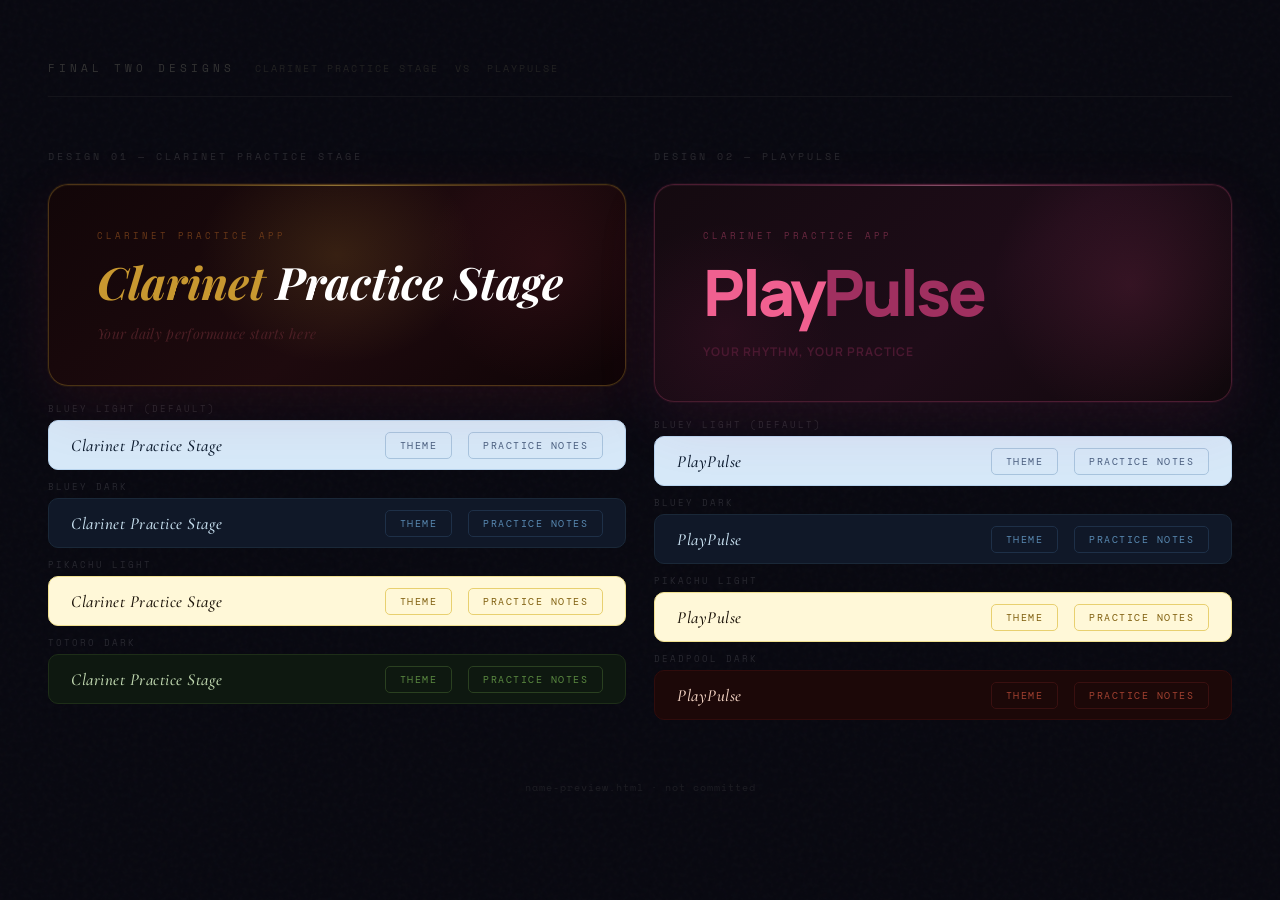
<file: music-practice-stage/name-preview.html>
<!DOCTYPE html>
<html lang="en">
<head>
<meta charset="UTF-8">
<meta name="viewport" content="width=device-width, initial-scale=1.0">
<title>Name Preview — Final Two</title>
<link rel="preconnect" href="https://fonts.googleapis.com">
<link href="https://fonts.googleapis.com/css2?family=Playfair+Display:ital,wght@0,700;1,400;1,700&family=Manrope:wght@400;700;800&family=Cormorant+Garamond:ital,wght@1,400;1,500;1,600&family=Space+Mono:wght@400;700&family=DM+Mono:wght@300;400&display=swap" rel="stylesheet">
<style>
  *, *::before, *::after { margin: 0; padding: 0; box-sizing: border-box; }

  body {
    background: #080810;
    min-height: 100vh;
    padding: 60px 48px 80px;
    font-family: 'DM Mono', monospace;
  }

  /* Noise overlay */
  body::before {
    content: '';
    position: fixed; inset: 0;
    background-image: url("data:image/svg+xml,%3Csvg viewBox='0 0 200 200' xmlns='http://www.w3.org/2000/svg'%3E%3Cfilter id='n'%3E%3CfeTurbulence type='fractalNoise' baseFrequency='0.9' numOctaves='4' stitchTiles='stitch'/%3E%3C/filter%3E%3Crect width='100%25' height='100%25' filter='url(%23n)' opacity='0.04'/%3E%3C/svg%3E");
    pointer-events: none; z-index: 0; opacity: 0.6;
  }

  /* ── Page title ── */
  .page-title {
    max-width: 1200px; margin: 0 auto 52px;
    position: relative; z-index: 1;
    display: flex; align-items: baseline; gap: 20px;
    border-bottom: 1px solid #14141a;
    padding-bottom: 20px;
    opacity: 0; animation: fadeUp 0.5s ease forwards;
  }
  .page-title h1 {
    font-family: 'Space Mono', monospace;
    font-size: 11px; letter-spacing: 4px; text-transform: uppercase;
    color: #333; font-weight: 400;
  }
  .page-title span {
    font-family: 'Space Mono', monospace;
    font-size: 10px; letter-spacing: 2px; text-transform: uppercase;
    color: #222;
  }

  /* ── Two-column comparison ── */
  .compare-grid {
    display: grid;
    grid-template-columns: 1fr 1fr;
    gap: 28px;
    max-width: 1200px;
    margin: 0 auto;
    position: relative; z-index: 1;
  }

  /* ── Design panel ── */
  .design-panel {
    display: flex; flex-direction: column; gap: 16px;
    opacity: 0; animation: fadeUp 0.55s ease forwards;
  }
  .design-panel:nth-child(2) { animation-delay: 0.1s; }

  .design-num {
    font-family: 'Space Mono', monospace;
    font-size: 10px; letter-spacing: 3px; text-transform: uppercase;
    color: #2a2a30; margin-bottom: 4px;
  }

  /* ══════════════════════════════════════
     HERO CARD
  ══════════════════════════════════════ */
  .hero-card {
    border-radius: 20px;
    padding: 44px 48px 40px;
    position: relative; overflow: hidden;
  }

  /* Glass highlight strip along top */
  .hero-card::before {
    content: '';
    position: absolute; top: 0; left: 8%; right: 8%; height: 1px;
    pointer-events: none;
  }

  .hero-eyebrow {
    font-family: 'Space Mono', monospace;
    font-size: 9px; letter-spacing: 3px; text-transform: uppercase;
    margin-bottom: 18px; position: relative; z-index: 1;
  }

  .hero-name {
    line-height: 1.0;
    position: relative; z-index: 1;
    margin-bottom: 18px;
  }

  .hero-tagline {
    font-size: 12px; letter-spacing: 0.3px; line-height: 1.6;
    position: relative; z-index: 1;
  }

  /* ── Design A: Clarinet Practice Stage ── theatrical crimson/gold */
  .hero-a {
    background: linear-gradient(140deg, #120608 0%, #1e0a0e 55%, #0e0406 100%);
    border: 1px solid rgba(200,152,48,0.3);
    box-shadow: 0 20px 60px rgba(180,30,50,0.12), 0 0 0 1px rgba(200,152,48,0.08),
                inset 0 1px 0 rgba(255,200,80,0.06);
  }
  .hero-a::before {
    background: linear-gradient(90deg, transparent, rgba(220,180,60,0.3) 30%, rgba(255,220,100,0.45) 50%, rgba(220,180,60,0.3) 70%, transparent);
  }
  /* Top-center gold glow */
  .hero-a::after {
    content: '';
    position: absolute; top: -40px; left: 50%; transform: translateX(-50%);
    width: 280px; height: 220px;
    background: radial-gradient(ellipse, rgba(220,170,50,0.14) 0%, transparent 70%);
    pointer-events: none;
  }
  .hero-a .glow-corner {
    position: absolute; top: -50px; right: -50px;
    width: 260px; height: 260px;
    background: radial-gradient(circle, rgba(200,60,80,0.10) 0%, transparent 65%);
    pointer-events: none;
  }
  .hero-a .hero-eyebrow { color: #6a3818; }
  .hero-a .hero-name {
    font-family: 'Playfair Display', serif;
    font-size: clamp(36px, 3.5vw, 52px);
    font-weight: 700; font-style: italic;
    color: #fff;
  }
  .hero-a .hero-name span { color: #c89830; }
  .hero-a .hero-tagline { color: #4a1e24; font-family: 'Playfair Display', serif; font-style: italic; font-size: 14px; }

  /* ── Design B: PlayPulse ── coral/rose */
  .hero-b {
    background: linear-gradient(140deg, #140a10 0%, #1e0c18 55%, #10080c 100%);
    border: 1px solid rgba(220,80,130,0.25);
    box-shadow: 0 20px 60px rgba(200,50,110,0.12), 0 0 0 1px rgba(220,80,130,0.07),
                inset 0 1px 0 rgba(255,140,180,0.06);
  }
  .hero-b::before {
    background: linear-gradient(90deg, transparent, rgba(240,100,160,0.28) 30%, rgba(255,160,200,0.42) 50%, rgba(240,100,160,0.28) 70%, transparent);
  }
  .hero-b::after {
    content: '';
    position: absolute; top: -50px; right: -50px;
    width: 300px; height: 300px;
    background: radial-gradient(circle, rgba(240,80,140,0.13) 0%, transparent 65%);
    pointer-events: none;
  }
  .hero-b .glow-corner {
    position: absolute; bottom: -40px; left: -40px;
    width: 220px; height: 220px;
    background: radial-gradient(circle, rgba(180,40,100,0.09) 0%, transparent 70%);
    pointer-events: none;
  }
  .hero-b .hero-eyebrow { color: #6a2840; }
  .hero-b .hero-name {
    font-family: 'Manrope', sans-serif;
    font-size: clamp(52px, 5vw, 76px);
    font-weight: 800; letter-spacing: -3px;
    color: #f06090;
  }
  .hero-b .hero-name span { color: #a03060; }
  .hero-b .hero-tagline { color: #4a1830; font-family: 'Manrope', sans-serif; font-weight: 700; font-size: 12px; letter-spacing: 1px; text-transform: uppercase; }

  /* ══════════════════════════════════════
     NAVBAR SAMPLES
  ══════════════════════════════════════ */
  .navbar-stack {
    display: flex; flex-direction: column; gap: 10px;
  }

  .navbar-sample-label {
    font-family: 'Space Mono', monospace;
    font-size: 9px; letter-spacing: 2px; text-transform: uppercase;
    color: #282830; margin-bottom: 5px;
  }

  /* Faithful replica of the app navbar */
  .app-navbar {
    height: 50px;
    display: flex; align-items: center;
    padding: 0 22px; gap: 16px;
    border-radius: 10px;
  }
  .app-nav-logo {
    font-family: 'Cormorant Garamond', Georgia, serif;
    font-size: 17px; font-style: italic; font-weight: 500;
    letter-spacing: 0.5px; flex: 1;
  }
  .app-nav-btn {
    background: transparent; border-radius: 5px;
    padding: 6px 14px; font-size: 10px;
    font-family: 'DM Mono', monospace;
    letter-spacing: 1.5px; text-transform: uppercase;
    cursor: default; flex: none; border: 1px solid;
  }

  /* Theme presets */
  .nb-bluey-light  { background: #d6e8f8; border: 1px solid #b8d4ee; }
  .nb-bluey-light  .app-nav-logo { color: #0a1a2e; }
  .nb-bluey-light  .app-nav-btn  { border-color: #a8c4de; color: #4a6080; }

  .nb-bluey-dark   { background: #101828; border: 1px solid #1a2838; }
  .nb-bluey-dark   .app-nav-logo { color: #c8e0f0; }
  .nb-bluey-dark   .app-nav-btn  { border-color: #1e3048; color: #5888b0; }

  .nb-pikachu      { background: #fff8d8; border: 1px solid #f0e090; }
  .nb-pikachu      .app-nav-logo { color: #1a1208; }
  .nb-pikachu      .app-nav-btn  { border-color: #e8d070; color: #806010; }

  .nb-deadpool     { background: #1c0808; border: 1px solid #300c0c; }
  .nb-deadpool     .app-nav-logo { color: #f0d0c0; }
  .nb-deadpool     .app-nav-btn  { border-color: #3a1010; color: #a04030; }

  .nb-totoro       { background: #0e1810; border: 1px solid #1e2e18; }
  .nb-totoro       .app-nav-logo { color: #c0d8b0; }
  .nb-totoro       .app-nav-btn  { border-color: #2a4020; color: #5a8840; }

  .nb-joker        { background: #120818; border: 1px solid #200c2e; }
  .nb-joker        .app-nav-logo { color: #e0c8f8; }
  .nb-joker        .app-nav-btn  { border-color: #2a1040; color: #8040c0; }

  /* ── Footer ── */
  .page-footer {
    text-align: center; margin-top: 60px;
    position: relative; z-index: 1;
    font-family: 'Space Mono', monospace;
    font-size: 10px; color: #1e1e24; letter-spacing: 1px;
  }

  @keyframes fadeUp {
    from { opacity: 0; transform: translateY(20px); }
    to   { opacity: 1; transform: translateY(0); }
  }
</style>
</head>
<body>

<div class="page-title">
  <h1>Final two designs</h1>
  <span>Clarinet Practice Stage &nbsp;vs&nbsp; PlayPulse</span>
</div>

<div class="compare-grid">

  <!-- ══ DESIGN A ══ -->
  <div class="design-panel">
    <div class="design-num">Design 01 — Clarinet Practice Stage</div>

    <!-- Hero -->
    <div class="hero-card hero-a">
      <div class="glow-corner"></div>
      <div class="hero-eyebrow">Clarinet Practice App</div>
      <div class="hero-name"><span>Clarinet</span> Practice Stage</div>
      <div class="hero-tagline">Your daily performance starts here</div>
    </div>

    <!-- Navbars -->
    <div class="navbar-stack">
      <div>
        <div class="navbar-sample-label">Bluey Light (default)</div>
        <div class="app-navbar nb-bluey-light">
          <span class="app-nav-logo">Clarinet Practice Stage</span>
          <button class="app-nav-btn">Theme</button>
          <button class="app-nav-btn">Practice Notes</button>
        </div>
      </div>
      <div>
        <div class="navbar-sample-label">Bluey Dark</div>
        <div class="app-navbar nb-bluey-dark">
          <span class="app-nav-logo">Clarinet Practice Stage</span>
          <button class="app-nav-btn">Theme</button>
          <button class="app-nav-btn">Practice Notes</button>
        </div>
      </div>
      <div>
        <div class="navbar-sample-label">Pikachu Light</div>
        <div class="app-navbar nb-pikachu">
          <span class="app-nav-logo">Clarinet Practice Stage</span>
          <button class="app-nav-btn">Theme</button>
          <button class="app-nav-btn">Practice Notes</button>
        </div>
      </div>
      <div>
        <div class="navbar-sample-label">Totoro Dark</div>
        <div class="app-navbar nb-totoro">
          <span class="app-nav-logo">Clarinet Practice Stage</span>
          <button class="app-nav-btn">Theme</button>
          <button class="app-nav-btn">Practice Notes</button>
        </div>
      </div>
    </div>
  </div>

  <!-- ══ DESIGN B ══ -->
  <div class="design-panel">
    <div class="design-num">Design 02 — PlayPulse</div>

    <!-- Hero -->
    <div class="hero-card hero-b">
      <div class="glow-corner"></div>
      <div class="hero-eyebrow">Clarinet Practice App</div>
      <div class="hero-name">Play<span>Pulse</span></div>
      <div class="hero-tagline">Your rhythm, your practice</div>
    </div>

    <!-- Navbars -->
    <div class="navbar-stack">
      <div>
        <div class="navbar-sample-label">Bluey Light (default)</div>
        <div class="app-navbar nb-bluey-light">
          <span class="app-nav-logo">PlayPulse</span>
          <button class="app-nav-btn">Theme</button>
          <button class="app-nav-btn">Practice Notes</button>
        </div>
      </div>
      <div>
        <div class="navbar-sample-label">Bluey Dark</div>
        <div class="app-navbar nb-bluey-dark">
          <span class="app-nav-logo">PlayPulse</span>
          <button class="app-nav-btn">Theme</button>
          <button class="app-nav-btn">Practice Notes</button>
        </div>
      </div>
      <div>
        <div class="navbar-sample-label">Pikachu Light</div>
        <div class="app-navbar nb-pikachu">
          <span class="app-nav-logo">PlayPulse</span>
          <button class="app-nav-btn">Theme</button>
          <button class="app-nav-btn">Practice Notes</button>
        </div>
      </div>
      <div>
        <div class="navbar-sample-label">Deadpool Dark</div>
        <div class="app-navbar nb-deadpool">
          <span class="app-nav-logo">PlayPulse</span>
          <button class="app-nav-btn">Theme</button>
          <button class="app-nav-btn">Practice Notes</button>
        </div>
      </div>
    </div>
  </div>

</div>

<div class="page-footer">name-preview.html · not committed</div>

</body>
</html>
</file>
<file: flow-break/style.css>
* { margin: 0; padding: 0; box-sizing: border-box; }
  body {
    font-family: -apple-system, BlinkMacSystemFont, 'Segoe UI', sans-serif;
    background: #1a1a2e;
    color: #e0e0e0;
    height: 100vh;
    display: flex;
    flex-direction: column;
    overflow: hidden;
  }
  body.warning { animation: flash 0.5s ease-in-out infinite alternate; }
  @keyframes flash {
    from { background: #1a1a2e; }
    to { background: #8b0000; }
  }

  /* Top bar: gear left, title center */
  #top-bar {
    display: flex;
    align-items: center;
    padding: 12px 16px;
    flex-shrink: 0;
    position: relative;
    z-index: 10;
  }
  #controls {
    display: flex;
    gap: 8px;
    align-items: center;
    margin-left: auto;
  }
  #nav-title {
    position: absolute;
    left: 50%;
    transform: translateX(-50%);
    font-size: 1rem;
    font-weight: 500;
    letter-spacing: 0.12em;
    color: #c0c0d0;
    text-transform: uppercase;
    pointer-events: none;
  }
  #settings-btn, #stats-btn {
    background: #16213e;
    border: 1px solid #333;
    color: #e0e0e0;
    padding: 6px 10px;
    border-radius: 6px;
    font-size: 1.1rem;
    cursor: pointer;
  }
  #settings-btn svg, #stats-btn svg { width: 16px; height: 16px; vertical-align: -2px; }
  #settings-btn:hover, #stats-btn:hover { background: #1a2744; border-color: #555; }

  /* Stats modal */
  #stats-modal {
    display: none;
    position: fixed;
    inset: 0;
    background: rgba(0,0,0,0.85);
    z-index: 200;
    align-items: center;
    justify-content: center;
  }
  #stats-modal.open { display: flex; }
  #stats-modal-inner {
    background: #16213e;
    border: 1px solid #333;
    border-radius: 12px;
    padding: 20px 24px 24px;
    width: 380px;
    max-width: 94vw;
    max-height: 85vh;
    overflow-y: auto;
  }
  #stats-header {
    display: flex;
    align-items: center;
    justify-content: space-between;
    margin-bottom: 16px;
  }
  #stats-header h2 {
    font-weight: 500;
    font-size: 1.1rem;
  }
  #stats-close {
    background: none;
    border: none;
    color: #888;
    cursor: pointer;
    padding: 4px 6px;
    border-radius: 4px;
    display: flex;
    align-items: center;
  }
  #stats-close svg { width: 18px; height: 18px; }
  #stats-close:hover { color: #e0e0e0; background: rgba(255,255,255,0.06); }
  #week-chart, #day-timeline {
    display: block;
    width: 100%;
    height: auto;
    border-radius: 6px;
  }
  .stats-legend {
    display: flex;
    gap: 16px;
    margin: 8px 0 12px;
    font-size: 0.78rem;
  }
  .stats-legend-sit   { color: #4caf50; }
  .stats-legend-break { color: #6b6b9a; }
  #stats-summary, #stats-day-summary {
    font-size: 0.82rem;
    color: #888;
    margin: 8px 0 0;
    line-height: 1.4;
  }
  #day-timeline { margin-bottom: 4px; border: 1px solid #2a2a4a; }
  #stats-day-list {
    margin-top: 12px;
    display: flex;
    flex-direction: column;
    gap: 2px;
  }
  .stats-row {
    display: flex;
    align-items: center;
    gap: 8px;
    padding: 6px 8px;
    border-radius: 6px;
    font-size: 0.82rem;
  }
  .stats-row-sit   { background: rgba(76,175,80,0.08); }
  .stats-row-break { background: rgba(74,74,106,0.15); }
  .stats-row-sit.session-highlighted   { background: rgba(76,175,80,0.28); outline: 1px solid rgba(76,175,80,0.5); }
  .stats-row-break.session-highlighted { background: rgba(74,74,106,0.40); outline: 1px solid rgba(140,140,200,0.4); }
  .stats-row-label { width: 72px; flex-shrink: 0; }
  .stats-row-sit .stats-row-label   { color: #4caf50; }
  .stats-row-break .stats-row-label { color: #6b6b9a; }
  .stats-row-time { flex: 1; color: #aaa; font-variant-numeric: tabular-nums; }
  .stats-row-dur  { color: #666; font-variant-numeric: tabular-nums; }

  /* App wrapper — constrains layout to 70vw, centered */
  #app-wrapper {
    width: 70vw;
    min-width: 520px;
    margin: 0 auto;
    display: flex;
    flex-direction: column;
    flex: 1;
    min-height: 0;
    overflow: hidden;
  }

  /* Main section: top half (camera + timer) and bottom half (session list) */
  #main-section {
    display: flex;
    flex-direction: column;
    align-items: stretch;
    flex: 1;
    min-height: 0;
  }
  /* Top half: camera (70%) + timer (30%) */
  #main-row {
    display: flex;
    align-items: stretch;
    flex: 1;
    min-height: 0;
  }
  #camera-col {
    width: 70%;
    flex: none;
    display: flex;
    flex-direction: column;
    align-items: center;
    gap: 6px;
    padding: 14px 16px 10px;
    min-height: 0;
  }
  #timer-col {
    width: 30%;
    flex: none;
    display: flex;
    flex-direction: column;
    align-items: center;
    justify-content: center;
    gap: 12px;
    padding: 14px 16px 10px;
    min-height: 0;
  }

  /* Bottom half: today stats / session list */
  #today-stats {
    display: none;
    flex: 1;
    flex-direction: column;
    min-height: 0;
    padding: 0 16px 10px;
  }
  .today-stats-inner {
    flex-shrink: 0;
    width: 100%;
    max-width: 100%;
    padding: 4px 0 6px;
  }
  .today-stats-header {
    display: flex;
    justify-content: space-between;
    align-items: baseline;
    font-size: 0.72rem;
    text-transform: uppercase;
    letter-spacing: 0.12em;
    color: #444;
    margin-bottom: 8px;
  }
  .today-stats-summary {
    font-size: 0.68rem;
    letter-spacing: 0.04em;
    color: #4a9a6a;
    text-transform: none;
  }
  #today-timeline {
    display: block;
    width: 100%;
    height: 50px;
    border-radius: 4px;
    border: 1px solid #2a2a4a;
    margin-bottom: 6px;
  }
  #today-session-list {
    flex: 1;
    overflow-y: auto;
    min-height: 0;
    width: 100%;
    max-width: 100%;
    display: flex;
    flex-direction: column;
    gap: 2px;
    padding-bottom: 10px;
  }

  #camera-wrap {
    flex: 1;
    min-height: 0;
    max-width: 100%;
    display: flex;
    flex-direction: column;
    gap: 6px;
  }
  #camera-container {
    position: relative;
    flex: 1;
    min-height: 0;
  }
  #camera-preview {
    width: 100%;
    height: 100%;
    border-radius: 10px;
    border: 2px solid #333;
    object-fit: cover;
    background: #000;
    display: block;
    transform: scaleX(-1);
  }
  #camera-canvas {
    position: absolute;
    top: 0;
    left: 0;
    width: 100%;
    height: 100%;
    border-radius: 10px;
    pointer-events: none;
    z-index: 1;
  }
  #hand-fx {
    position: absolute;
    top: 0;
    left: 0;
    width: 100%;
    height: 100%;
    border-radius: 10px;
    pointer-events: none;
    z-index: 2;
  }

  /* FX bar below camera */
  #fx-bar {
    display: flex;
    align-items: center;
    gap: 3px;
    flex-shrink: 0;
    width: 100%;
  }
  #fx-label {
    font-size: 0.65rem;
    font-weight: 600;
    letter-spacing: 0.1em;
    color: #556;
    text-transform: uppercase;
    margin-right: 2px;
  }
  #fx-prev, #fx-next, #fx-gear {
    background: #1a2744;
    border: 1px solid #3a3a5a;
    color: #99a;
    border-radius: 4px;
    padding: 4px 6px;
    cursor: pointer;
    display: flex;
    align-items: center;
    justify-content: center;
    flex-shrink: 0;
    line-height: 1;
  }
  #fx-prev svg, #fx-next svg, #fx-gear svg { width: 12px; height: 12px; }
  #fx-prev:hover, #fx-next:hover, #fx-gear:hover { border-color: #6a6a8a; color: #e0e0e0; }
  #fx-name {
    flex: 1;
    font-size: 0.68rem;
    color: #9090b0;
    text-align: center;
    overflow: hidden;
    text-overflow: ellipsis;
    white-space: nowrap;
    letter-spacing: 0.03em;
    min-width: 0;
  }

  /* Video FX modal — reuses alarm-sound-modal styles */
  #videofx-modal {
    display: none;
    position: fixed;
    inset: 0;
    background: rgba(0,0,0,0.85);
    z-index: 200;
    align-items: center;
    justify-content: center;
  }
  #videofx-modal.open { display: flex; }
  #videofx-modal-inner {
    background: #16213e;
    border: 1px solid #333;
    border-radius: 12px;
    width: 380px;
    max-width: 94vw;
    max-height: 85vh;
    display: flex;
    flex-direction: column;
    overflow: hidden;
  }
  #videofx-header {
    flex-shrink: 0;
    padding: 24px 24px 12px;
  }
  #videofx-header h2 { margin-bottom: 12px; font-weight: 500; font-size: 1.2rem; }
  #videofx-preview {
    display: block;
    width: 100%;
    max-width: 280px;
    height: auto;
    border-radius: 8px;
    border: 1px solid #333;
    background: #000;
    margin: 0 auto;
  }
  #videofx-list { flex: 1; overflow-y: auto; padding: 0 24px; display: flex; flex-direction: column; gap: 4px; }
  #videofx-footer {
    flex-shrink: 0;
    display: flex;
    justify-content: flex-end;
    padding: 16px 24px;
  }
  #videofx-close {
    background: #1a2744;
    border: 1px solid #333;
    color: #e0e0e0;
    padding: 8px 24px;
    border-radius: 6px;
    cursor: pointer;
    font-size: 0.9rem;
  }
  #videofx-close:hover { border-color: #555; }

  #timer-section {
    text-align: center;
  }
  #status {
    font-size: 0.85rem;
    text-transform: uppercase;
    letter-spacing: 0.15em;
    margin-bottom: 2px;
  }
  #status.sitting { color: #4caf50; }
  #status.away { color: #ff6b6b; }
  #status.warn { color: #ff1744; font-weight: bold; }
  #status.stopped { color: #666; }
  #timer {
    font-size: 2.4rem;
    font-weight: 200;
    font-variant-numeric: tabular-nums;
    letter-spacing: 0.05em;
    line-height: 1;
    transition: color 0.3s;
  }
  #timer.away { color: #ff6b6b; }
  #timer.warn { color: #ff1744; }
  #timer.sitting { color: #e0e0e0; }
  #timer.stopped { color: #666; }
  #threshold-display {
    font-size: 0.75rem;
    color: #555;
    margin-top: 2px;
  }

  #start-btn {
    background: #16213e;
    border: 1px solid #4caf50;
    color: #4caf50;
    padding: 10px 16px;
    border-radius: 8px;
    font-size: 0.9rem;
    cursor: pointer;
    display: flex;
    align-items: center;
    justify-content: center;
    gap: 8px;
    width: 100%;
    transition: background 0.2s, border-color 0.2s;
  }
  #start-btn svg { width: 16px; height: 16px; }
  #start-btn:hover { background: #1a2744; border-color: #66bb6a; }
  #start-btn.active { border-color: #ff5252; color: #ff5252; }
  #start-btn.active:hover { border-color: #ff7070; }
  #dismiss-btn {
    background: #16213e;
    border: 1px solid #ff9800;
    color: #ff9800;
    padding: 10px 16px;
    border-radius: 8px;
    font-size: 0.9rem;
    cursor: pointer;
    display: flex;
    align-items: center;
    justify-content: center;
    gap: 8px;
    width: 100%;
    transition: background 0.2s, border-color 0.2s;
  }
  #dismiss-btn svg { width: 16px; height: 16px; }
  #dismiss-btn:hover { background: #1a2744; border-color: #ffb74d; }

  /* Settings panel */
  #settings-panel {
    display: none;
    position: fixed;
    top: 52px;
    right: 16px;
    background: #16213e;
    border: 1px solid #333;
    border-radius: 8px;
    padding: 8px 0;
    z-index: 20;
    min-width: 240px;
    max-height: calc(100vh - 70px);
    overflow-y: auto;
  }
  #settings-panel.open { display: block; }

  .settings-group { padding: 10px 14px; }
  .settings-group + .settings-group { border-top: 1px solid #222; }
  .settings-group-label {
    font-size: 0.65rem;
    text-transform: uppercase;
    letter-spacing: 0.12em;
    color: #556;
    margin-bottom: 8px;
    font-weight: 600;
  }
  .settings-group label { display: block; margin-bottom: 8px; font-size: 0.9rem; color: #aaa; }
  #threshold-range { width: 100%; margin-bottom: 12px; }
  #threshold-val { font-weight: bold; color: #e0e0e0; }
  .quick-presets { display: flex; gap: 6px; }
  .quick-presets button {
    flex: 1;
    background: #1a2744;
    border: 1px solid #333;
    color: #aaa;
    padding: 6px 0;
    border-radius: 4px;
    font-size: 0.8rem;
    cursor: pointer;
  }
  .quick-presets button:hover { border-color: #555; color: #e0e0e0; }
  .quick-presets button.selected { border-color: #4caf50; color: #4caf50; }
  .settings-actions { display: flex; gap: 8px; }
  .settings-actions button {
    flex: 1;
    background: #1a2744;
    border: 1px solid #333;
    color: #aaa;
    padding: 8px 0;
    border-radius: 4px;
    font-size: 0.8rem;
    cursor: pointer;
    display: flex;
    align-items: center;
    justify-content: center;
    gap: 4px;
  }
  .settings-actions button:hover { border-color: #555; color: #e0e0e0; }
  .settings-actions button:disabled {
    opacity: 0.35;
    cursor: not-allowed;
  }
  .settings-actions button:disabled:hover { border-color: #333; color: #aaa; }
  .settings-actions button svg { width: 14px; height: 14px; }
  #mute-btn.muted { border-color: #ff9800; color: #ff9800; }

  /* Alarm sound modal */
  #alarm-sound-modal {
    display: none;
    position: fixed;
    inset: 0;
    background: rgba(0,0,0,0.85);
    z-index: 200;
    align-items: center;
    justify-content: center;
  }
  #alarm-sound-modal.open { display: flex; }
  #alarm-sound-modal-inner {
    background: #16213e;
    border: 1px solid #333;
    border-radius: 12px;
    padding: 24px;
    width: 380px;
    max-width: 94vw;
    max-height: 85vh;
    overflow-y: auto;
  }
  #alarm-sound-modal-inner h2 { margin-bottom: 4px; font-weight: 500; font-size: 1.2rem; }
  #alarm-sound-modal-inner p { color: #888; font-size: 0.85rem; margin-bottom: 16px; }
  #alarm-sound-list { display: flex; flex-direction: column; gap: 4px; }
  .alarm-sound-item {
    display: flex;
    align-items: center;
    gap: 10px;
    padding: 8px 10px;
    border-radius: 6px;
    border: 1px solid transparent;
    cursor: pointer;
    transition: background 0.15s, border-color 0.15s;
  }
  .alarm-sound-item:hover { background: #1a2744; }
  .alarm-sound-item.selected { border-color: #4caf50; background: #112; }
  .alarm-sound-item .sound-dot {
    width: 10px; height: 10px;
    border-radius: 50%;
    border: 2px solid #444;
    flex-shrink: 0;
    transition: border-color 0.15s, background 0.15s;
  }
  .alarm-sound-item.selected .sound-dot { border-color: #4caf50; background: #4caf50; }
  .alarm-sound-item .sound-name { flex: 1; font-size: 0.88rem; color: #ccc; }
  .alarm-sound-item.selected .sound-name { color: #e0e0e0; }
  .alarm-sound-preview {
    background: none;
    border: 1px solid #333;
    color: #777;
    border-radius: 4px;
    padding: 4px 8px;
    font-size: 0.75rem;
    cursor: pointer;
    display: flex;
    align-items: center;
    gap: 3px;
  }
  .alarm-sound-preview:hover { border-color: #555; color: #bbb; }
  .alarm-sound-preview svg { width: 11px; height: 11px; }
  #alarm-sound-close {
    background: #1a2744;
    border: 1px solid #333;
    color: #e0e0e0;
    padding: 8px 24px;
    border-radius: 6px;
    cursor: pointer;
    font-size: 0.9rem;
  }
  #alarm-sound-close:hover { border-color: #555; }

  /* Breath section — hidden by default, shown over main content */
  #breath-section {
    display: flex;
    flex-direction: column;
    align-items: center;
    justify-content: center;
    flex-shrink: 0;
  }
  #breath-overlay canvas { display: block; width: min(60vw, 60vh); height: min(60vw, 60vh); }
  #breath-label {
    text-align: center;
    font-size: 1rem;
    color: #556;
    margin-top: 8px;
    line-height: 1.8;
  }
  #breath-placeholder {
    color: #333;
    font-size: 0.9rem;
  }

  /* Breath picker modal */
  #breath-modal {
    display: none;
    position: fixed;
    inset: 0;
    background: rgba(0,0,0,0.85);
    z-index: 200;
    align-items: center;
    justify-content: center;
  }
  #breath-modal.open { display: flex; }
  #breath-modal-inner {
    background: #16213e;
    border: 1px solid #333;
    border-radius: 12px;
    padding: 24px;
    width: 96vw;
    max-width: 96vw;
    height: 94vh;
    max-height: 94vh;
    overflow-y: auto;
  }
  #breath-modal-inner h2 { margin-bottom: 4px; font-weight: 500; font-size: 1.2rem; }
  #breath-modal-inner p { color: #888; font-size: 0.85rem; margin-bottom: 16px; }
  .breath-grid {
    display: grid;
    grid-template-columns: repeat(auto-fill, minmax(140px, 1fr));
    gap: 12px;
  }
  .breath-card {
    background: #1a1a2e;
    border: 2px solid #333;
    border-radius: 8px;
    padding: 8px;
    cursor: pointer;
    text-align: center;
    transition: border-color 0.2s;
  }
  .breath-card:hover { border-color: #555; }
  .breath-card.selected { border-color: #4caf50; }
  .breath-card canvas { display: block; margin: 0 auto 6px; border-radius: 4px; }
  .breath-card .label { font-size: 0.75rem; color: #aaa; }
  #breath-close {
    margin-top: 16px;
    background: #1a2744;
    border: 1px solid #333;
    color: #e0e0e0;
    padding: 8px 24px;
    border-radius: 6px;
    cursor: pointer;
    font-size: 0.9rem;
  }
  #breath-close:hover { border-color: #555; }

  /* Hand FX picker modal */
  #handfx-modal {
    display: none;
    position: fixed;
    inset: 0;
    background: rgba(0,0,0,0.85);
    z-index: 200;
    align-items: center;
    justify-content: center;
  }
  #handfx-modal.open { display: flex; }
  #handfx-modal-inner {
    background: #16213e;
    border: 1px solid #333;
    border-radius: 12px;
    padding: 24px;
    width: 90vw;
    max-width: 700px;
    max-height: 90vh;
    overflow-y: auto;
  }
  #handfx-modal-inner h2 { margin-bottom: 4px; font-weight: 500; font-size: 1.2rem; }
  #handfx-modal-inner p { color: #888; font-size: 0.85rem; margin-bottom: 16px; }
  .handfx-grid {
    display: grid;
    grid-template-columns: repeat(auto-fill, minmax(120px, 1fr));
    gap: 12px;
  }
  .handfx-card {
    background: #1a1a2e;
    border: 2px solid #333;
    border-radius: 8px;
    padding: 8px;
    cursor: pointer;
    text-align: center;
    transition: border-color 0.2s;
  }
  .handfx-card:hover { border-color: #555; }
  .handfx-card.selected { border-color: #4caf50; }
  .handfx-card canvas { display: block; margin: 0 auto 6px; border-radius: 4px; background: #0a0a15; }
  .handfx-card .label { font-size: 0.75rem; color: #aaa; }
  #handfx-close {
    background: #1a2744;
    border: 1px solid #333;
    color: #e0e0e0;
    padding: 8px 24px;
    border-radius: 6px;
    cursor: pointer;
    font-size: 0.9rem;
  }
  #handfx-close:hover { border-color: #555; }
  #breath-none {
    margin-top: 16px;
    margin-right: 8px;
    background: none;
    border: 1px solid #555;
    color: #888;
    padding: 8px 24px;
    border-radius: 6px;
    cursor: pointer;
    font-size: 0.9rem;
  }
  #breath-none:hover { color: #e0e0e0; }

  /* Landing page */
  #landing {
    background: #1a1a2e;
    min-height: 100vh;
    display: flex;
    flex-direction: column;
    align-items: center;
    justify-content: flex-start;
    overflow-y: auto;
  }
  .landing-inner {
    display: flex;
    flex-direction: column;
    align-items: center;
    max-width: 700px;
    width: 100%;
    padding: 64px 24px 80px;
    margin: auto;
  }
  .landing-tag {
    font-size: 0.68rem;
    letter-spacing: 0.22em;
    text-transform: uppercase;
    color: #4caf50;
    margin-bottom: 22px;
    font-weight: 600;
  }
  .landing-headline {
    font-size: 2.4rem;
    font-weight: 300;
    color: #f0f0f0;
    text-align: center;
    line-height: 1.25;
    margin-bottom: 18px;
  }
  .landing-sub {
    font-size: 0.95rem;
    color: #7878a0;
    text-align: center;
    line-height: 1.75;
    max-width: 520px;
    margin-bottom: 28px;
  }
  .landing-features {
    display: grid;
    grid-template-columns: repeat(3, 1fr);
    gap: 16px;
    width: 100%;
    margin-bottom: 52px;
  }
  .feature-card {
    background: #16213e;
    border: 1px solid #222;
    border-radius: 12px;
    padding: 24px 18px;
    text-align: center;
  }
  .feature-icon {
    font-size: 1.8rem;
    margin-bottom: 12px;
    display: block;
  }
  .feature-title {
    font-size: 0.85rem;
    font-weight: 600;
    color: #d0d0e0;
    margin-bottom: 8px;
    letter-spacing: 0.02em;
  }
  .feature-desc {
    font-size: 0.78rem;
    color: #7070a0;
    line-height: 1.65;
  }
  .landing-trust-row {
    grid-template-columns: repeat(2, 1fr);
    margin-bottom: 32px;
  }
  .landing-trust-strip {
    display: flex;
    align-items: center;
    justify-content: center;
    gap: 10px;
    font-size: 0.75rem;
    color: #9090b0;
    margin-bottom: 28px;
  }
  .trust-sep {
    color: #3a3a58;
  }
  #landing-cta {
    display: inline-block;
    text-decoration: none;
    background: #4caf50;
    border: 1px solid #4caf50;
    color: #1a1a2e;
    padding: 13px 44px;
    border-radius: 8px;
    font-size: 0.95rem;
    cursor: pointer;
    letter-spacing: 0.05em;
    font-weight: 500;
    transition: background 0.2s, border-color 0.2s;
    margin-bottom: 12px;
  }
  #landing-cta:hover { background: #43a047; border-color: #43a047; }
  .back-app {
    color: #555;
    text-decoration: none;
    font-size: 0.8rem;
    padding: 12px 8px;
    display: inline-flex;
    align-items: center;
    min-height: 44px;
    transition: color 0.2s;
  }
  .back-app:hover { color: #888; }
  /* Showcase bento grid */
  .landing-showcase {
    display: grid;
    grid-template-columns: 1fr 0.5fr;
    gap: 10px;
    width: min(900px, 92vw);
    margin-bottom: 36px;
    align-items: stretch;
  }
  .showcase-stats-row {
    grid-column: 1 / -1;
  }
  .showcase-stats-row .showcase-side-frame {
    height: 170px;
    flex: none;
  }
  .showcase-panel {
    background: #0b1022;
    border: 1px solid #1c2040;
    border-radius: 12px;
    padding: 12px;
    display: flex;
    flex-direction: column;
    gap: 10px;
  }
  .showcase-panel.side {
    flex: 1;
  }
  .showcase-side-col {
    display: flex;
    flex-direction: column;
    gap: 10px;
  }
  .showcase-panel-header {
    display: flex;
    align-items: center;
    justify-content: space-between;
    flex-shrink: 0;
  }
  .showcase-panel-label {
    font-size: 0.6rem;
    font-weight: 700;
    letter-spacing: 0.16em;
    text-transform: uppercase;
    color: #9898c8;
  }
  .showcase-panel-desc {
    font-size: 0.73rem;
    color: #8080a8;
    line-height: 1.6;
    flex-shrink: 0;
    height: calc(0.73rem * 1.6 * 2);
    overflow: hidden;
  }
  .showcase-panel-badge {
    font-size: 0.58rem;
    font-weight: 600;
    letter-spacing: 0.06em;
    color: #4caf50;
    background: #0d1f12;
    border: 1px solid #1e3d24;
    padding: 2px 8px;
    border-radius: 10px;
  }
  /* Main FX preview frame */
  .showcase-main-frame {
    position: relative;
    aspect-ratio: 4 / 3;
    background: #06090f;
    border-radius: 8px;
    overflow: hidden;
    flex-shrink: 0;
  }
  .showcase-main-frame::before {
    content: '';
    position: absolute;
    inset: 8px;
    border: 1px dashed #141830;
    border-radius: 4px;
    pointer-events: none;
    z-index: 0;
  }
  .showcase-img {
    position: absolute;
    inset: 0;
    width: 100%;
    height: 100%;
    object-fit: cover;
    display: block;
    border-radius: 8px;
    z-index: 1;
    transition: opacity 0.2s;
  }
  .showcase-fx-name {
    position: absolute;
    bottom: 8px;
    left: 8px;
    background: rgba(6, 9, 20, 0.72);
    color: #9090b8;
    font-size: 0.62rem;
    letter-spacing: 0.08em;
    text-transform: uppercase;
    padding: 3px 8px;
    border-radius: 4px;
    pointer-events: none;
    z-index: 2;
  }
  /* FX grid (video + gesture) */
  .showcase-fx-grid {
    display: grid;
    gap: 6px;
    flex: 1;
    width: 100%;
    align-content: start;
  }
  .gesture-fx-grid {
    grid-template-rows: repeat(2, 1fr);
  }
  .gesture-fx-grid .fx-grid-item {
    height: 100%;
  }
  .gesture-fx-grid .fx-grid-frame {
    aspect-ratio: auto;
    flex: 1;
    min-height: 0;
  }
  .video-fx-grid {
    grid-template-columns: repeat(4, 1fr);
    gap: 6px 12px;
  }
  .gesture-fx-grid {
    grid-template-columns: repeat(3, 1fr);
  }
  .hand-fx-grid {
    grid-template-columns: repeat(2, 1fr);
    gap: 6px 6px;
    flex: none;
    margin-top: auto;
  }
  .hand-fx-grid .fx-grid-item {
    gap: 0;
  }
  .fx-grid-item {
    display: flex;
    flex-direction: column;
    gap: 4px;
  }
  .fx-grid-frame {
    aspect-ratio: 4 / 3;
    background: #06090f;
    border: 1px solid #1c2040;
    border-radius: 6px;
    overflow: hidden;
    position: relative;
  }
  .fx-grid-frame::before {
    content: '';
    position: absolute;
    inset: 5px;
    border: 1px dashed #111628;
    border-radius: 3px;
    pointer-events: none;
  }
  .fx-grid-frame img {
    position: absolute;
    inset: 0;
    width: 100%;
    height: 100%;
    object-fit: cover;
    display: block;
  }
  .fx-grid-item span {
    font-size: 0.58rem;
    color: #8080a8;
    text-align: center;
    letter-spacing: 0.03em;
    line-height: 1;
  }
  /* Side frames (gesture + stats) — fill remaining space */
  .showcase-side-frame {
    flex: 1;
    min-height: 0;
    position: relative;
    background: #06090f;
    border-radius: 8px;
    overflow: hidden;
  }
  .showcase-side-frame::before {
    content: '';
    position: absolute;
    inset: 6px;
    border: 1px dashed #141830;
    border-radius: 4px;
    pointer-events: none;
    z-index: 0;
  }
  .showcase-side-frame .showcase-img {
    border-radius: 8px;
  }

  @media (max-width: 640px) {
    .landing-headline { font-size: 1.8rem; }
    .landing-inner { padding: 48px 20px 60px; }
    .landing-showcase { grid-template-columns: 1fr; }
    .video-fx-grid { grid-template-columns: repeat(2, 1fr); }
    .gesture-fx-grid { grid-template-columns: repeat(3, 1fr); }
    .showcase-stats-row .showcase-side-frame {
      height: auto;
    }
    .showcase-stats-row .showcase-side-frame .showcase-img {
      position: relative;
      height: auto;
      object-fit: contain;
    }

    /* App responsive */
    #app-wrapper {
      width: 100%;
      min-width: 0;
    }
    #main-row {
      flex-direction: column;
    }
    #camera-col {
      width: 100%;
      flex: 1;
      min-height: 0;
      padding: 8px 12px 6px;
    }
    #timer-col {
      width: 100%;
      flex: none;
      flex-direction: row;
      justify-content: space-between;
      align-items: center;
      padding: 8px 16px 10px;
      gap: 16px;
    }
    #timer-section {
      flex: 1;
      text-align: left;
    }
    #timer {
      font-size: 1.8rem;
    }
    #start-btn, #dismiss-btn {
      width: auto;
      flex-shrink: 0;
      padding: 10px 20px;
    }
  }

  #loading {
    position: fixed;
    inset: 0;
    background: #1a1a2e;
    display: flex;
    align-items: center;
    justify-content: center;
    z-index: 100;
  }
  #loading-inner {
    display: flex;
    flex-direction: column;
    align-items: center;
    gap: 16px;
    width: 260px;
  }
  #loading-text {
    font-size: 0.95rem;
    color: #888;
    letter-spacing: 0.04em;
  }
  #loading-track {
    width: 100%;
    height: 3px;
    background: #222;
    border-radius: 2px;
    overflow: hidden;
  }
  #loading-bar {
    height: 100%;
    width: 0%;
    background: #4caf50;
    border-radius: 2px;
    transition: width 0.15s ease-out;
  }

  .landing-how {
    width: 100%;
    max-width: 520px;
    margin-bottom: 36px;
    text-align: left;
  }
  .landing-how-title {
    font-size: 0.65rem;
    letter-spacing: 0.15em;
    text-transform: uppercase;
    color: #7070a0;
    margin-bottom: 14px;
    font-weight: 600;
  }
  .landing-steps {
    list-style: none;
    counter-reset: steps;
    display: flex;
    flex-direction: column;
    gap: 10px;
  }
  .landing-steps li {
    counter-increment: steps;
    display: flex;
    gap: 12px;
    font-size: 0.82rem;
    color: #7878a0;
    line-height: 1.6;
  }
  .landing-steps li::before {
    content: counter(steps);
    background: #16213e;
    border: 1px solid #252545;
    color: #4caf50;
    font-size: 0.7rem;
    font-weight: 700;
    min-width: 22px;
    height: 22px;
    border-radius: 50%;
    display: flex;
    align-items: center;
    justify-content: center;
    flex-shrink: 0;
    margin-top: 2px;
  }
  .landing-steps li strong { color: #9090b8; font-weight: 600; }

#app-footer {
  flex-shrink: 0;
  text-align: center;
  padding: 4px 12px;
  font-size: 0.65rem;
  color: #555;
  z-index: 55;
}
#app-footer a {
  color: #555;
  text-decoration: none;
  padding: 8px 4px;
  min-height: 44px;
  display: inline-flex;
  align-items: center;
}
#app-footer a:hover {
  color: #999;
}
#app-footer .sep {
  margin: 0 4px;
}
</file>
<file: lego-mosaic-helper/style.css>
* { margin: 0; padding: 0; box-sizing: border-box; }
  body {
    font-family: -apple-system, BlinkMacSystemFont, 'Segoe UI', sans-serif;
    background: #1a1a2e;
    color: #eee;
    overflow: hidden;
    height: 100vh;
    display: flex;
    flex-direction: column;
  }

  /* Top bar */
  #toolbar {
    display: flex;
    align-items: center;
    gap: 12px;
    padding: 8px 16px;
    background: #16213e;
    border-bottom: 1px solid #0f3460;
    flex-shrink: 0;
    flex-wrap: wrap;
  }
  #toolbar h1 { font-size: 16px; font-weight: 600; margin-right: 8px; }
  #toolbar button, #toolbar label {
    background: #0f3460;
    color: #eee;
    border: 1px solid #533483;
    padding: 5px 12px;
    border-radius: 4px;
    cursor: pointer;
    font-size: 13px;
  }
  #toolbar button:hover, #toolbar label:hover { background: #533483; }
  #toolbar button.active { background: #533483; border-color: #e94560; }
  #info-panel {
    font-size: 13px;
    margin-left: auto;
    display: flex;
    gap: 16px;
    align-items: center;
  }
  #info-panel span { white-space: nowrap; }

  /* Main area */
  #main { flex: 1; position: relative; overflow: hidden; }
  #canvas-area { position: absolute; inset: 0; overflow: hidden; }
  #grid-canvas {
    position: absolute;
    top: 0; left: 0;
    cursor: crosshair;
  }

  /* Direction popup */
  #direction-popup {
    display: none;
    position: absolute;
    z-index: 50;
    grid-template-columns: 32px 32px 32px;
    grid-template-rows: 32px 32px 32px;
    gap: 2px;
  }
  #direction-popup.visible { display: grid; }
  #direction-popup button {
    width: 32px; height: 32px;
    background: #0f3460;
    color: #eee;
    border: 1px solid #533483;
    border-radius: 4px;
    cursor: pointer;
    font-size: 16px;
    display: flex;
    align-items: center;
    justify-content: center;
    padding: 0;
  }
  #direction-popup button:hover { background: #533483; }
  #btn-clear-dot-visited { background: #8b0000; font-size: 12px; }
  #btn-clear-dot-visited:hover { background: #c0392b; }
  .dir-spacer { visibility: hidden; }

  /* Build order panels (shared styles) */
  .build-panel {
    position: absolute;
    top: 0;
    bottom: 0;
    width: 260px;
    background: #16213e;
    display: none;
    flex-direction: column;
    overflow: hidden;
    z-index: 40;
  }
  .build-panel.visible { display: flex; }
  #build-panel { right: 0; border-left: 1px solid #0f3460; }
  #build-panel-left { left: 0; border-right: 1px solid #0f3460; }
  .build-panel-header {
    display: flex;
    align-items: center;
    justify-content: space-between;
    padding: 10px 12px;
    border-bottom: 1px solid #0f3460;
    font-weight: 600;
    font-size: 14px;
  }
  .build-panel-header button {
    background: none;
    border: none;
    color: #aaa;
    font-size: 18px;
    cursor: pointer;
    padding: 0 4px;
  }
  .build-panel-header button:hover { color: #e94560; }
  .build-panel-info {
    padding: 8px 12px;
    font-size: 12px;
    color: #aaa;
    border-bottom: 1px solid #0f3460;
  }
  .build-panel-list {
    flex: 1;
    overflow-y: auto;
    padding: 8px 12px;
  }
  .build-run {
    display: flex;
    align-items: center;
    gap: 8px;
    padding: 4px 0;
    font-size: 14px;
  }
  .build-run-dot {
    width: 14px;
    height: 14px;
    border-radius: 50%;
    flex-shrink: 0;
    border: 1px solid rgba(255,255,255,0.2);
  }
  .build-panel-footer {
    padding: 10px 12px;
    border-top: 1px solid #0f3460;
    text-align: center;
  }
  .btn-speak {
    background: #0f3460;
    color: #eee;
    border: 1px solid #533483;
    padding: 6px 20px;
    border-radius: 4px;
    cursor: pointer;
    font-size: 13px;
  }
  .btn-speak:hover { background: #533483; }

  #footer {
    text-align: center;
    padding: 4px;
    font-size: 11px;
    color: #555;
    background: #16213e;
    border-top: 1px solid #0f3460;
    flex-shrink: 0;
    position: fixed;
    bottom: 0;
    left: 0;
    right: 0;
    z-index: 101;
  }

  /* Import overlay */
  #import-overlay {
    position: absolute;
    inset: 0;
    background: rgba(26, 26, 46, 0.95);
    display: flex;
    flex-direction: column;
    align-items: center;
    justify-content: flex-start;
    z-index: 100;
    overflow-y: auto;
  }
  #import-overlay.hidden { display: none; }
  #toolbar.hidden { display: none; }
  #footer.hidden { display: none; }

  .homepage {
    display: flex;
    flex-direction: column;
    align-items: center;
    max-width: 900px;
    width: 100%;
    padding: 40px;
    margin: auto;
  }
  .homepage-title {
    font-size: 2rem;
    color: #fff;
    line-height: 1.3;
    text-align: center;
    margin-bottom: 10px;
  }
  .homepage-subtext {
    font-size: 0.95rem;
    color: #b0b0c0;
    line-height: 1.6;
    text-align: center;
    max-width: 640px;
    margin-bottom: 20px;
  }
  .backstory-pill {
    display: inline-block;
    padding: 8px 20px;
    font-size: 0.82rem;
    color: #d0c0e0;
    background: rgba(83, 52, 131, 0.35);
    border: 1px solid #533483;
    border-radius: 20px;
    text-decoration: none;
    margin-bottom: 32px;
    transition: all 0.2s;
  }
  .backstory-pill:hover { background: rgba(83, 52, 131, 0.6); color: #fff; }
  .homepage .screenshot {
    width: 100%;
    max-width: 800px;
    border-radius: 12px;
    box-shadow: 0 6px 30px rgba(0,0,0,0.5);
    margin-bottom: 36px;
  }
  .info-row {
    display: flex;
    gap: 32px;
    align-items: flex-start;
    width: 100%;
    max-width: 700px;
    margin-bottom: 36px;
  }
  .info-row .product-img {
    width: 120px;
    flex-shrink: 0;
    border-radius: 10px;
    box-shadow: 0 4px 16px rgba(0,0,0,0.4);
  }
  .info-row .product-link {
    display: inline-block;
    color: #e94560;
    font-size: 0.82rem;
    text-decoration: none;
  }
  .info-row .product-link:hover { text-decoration: underline; }
  .info-text {
    flex: 1;
  }
  .info-text ul {
    list-style: none;
    padding: 0;
    margin-bottom: 12px;
  }
  .info-text ul li {
    padding: 7px 0;
    font-size: 0.9rem;
    color: #c0c0d0;
  }
  .info-text ul li::before {
    content: "✦ ";
    color: #e94560;
  }
  .homepage #drop-zone {
    width: 100%;
    max-width: 700px;
  }
  @media (max-width: 600px) {
    .homepage { padding: 40px 20px; }
    .info-row { flex-direction: column; align-items: center; text-align: center; }
    .homepage-title { font-size: 1.5rem; }
  }

  #drop-zone {
    border: 3px dashed #533483;
    border-radius: 12px;
    display: flex;
    flex-direction: column;
    align-items: center;
    justify-content: center;
    gap: 12px;
    padding: 24px;
    transition: border-color 0.2s;
  }
  #drop-zone:hover { border-color: #e94560; }
  #drop-zone.dragover { border-color: #e94560; background: rgba(83, 52, 131, 0.2); }
  #drop-zone p { font-size: 16px; color: #aaa; }
  #drop-zone label {
    background: #533483;
    color: #fff;
    padding: 8px 20px;
    border-radius: 6px;
    cursor: pointer;
    font-size: 14px;
  }
  #drop-zone label:hover { background: #e94560; }
  #file-input { display: none; }
</file>
<file: voice-pacer/style.css>
*, *::before, *::after { box-sizing: border-box; margin: 0; padding: 0; }

:root {
  --bg: #0f0f13;
  --surface: #1a1a22;
  --surface2: #22222e;
  --border: #2e2e3e;
  --text: #e8e8f0;
  --text-muted: #7070a0;
  --text-dim: #4a4a6a;
  --accent: #6c6fff;
  --green: #3ddc84;
  --yellow: #f5c542;
  --orange: #f58742;
  --red: #f04060;
  --radius: 12px;
  --font-mono: 'Space Mono', monospace;
  --font: 'Space Grotesk', sans-serif;
}

body {
  background: var(--bg);
  color: var(--text);
  font-family: var(--font);
  min-height: 100vh;
  display: flex;
  flex-direction: column;
  padding: 0;
  animation: fadeIn 0.5s ease both;
}

@keyframes fadeIn {
  from { opacity: 0; transform: translateY(6px); }
  to   { opacity: 1; transform: translateY(0); }
}

/* ── Header ────────────────────────────────── */
header {
  padding: 2rem 2rem 1.5rem;
  border-bottom: 1px solid var(--border);
}

.back-link {
  font-size: 0.72rem;
  color: var(--text-muted);
  text-decoration: none;
  letter-spacing: 0.04em;
  display: inline-block;
  margin-bottom: 1rem;
  transition: color 0.15s;
}
.back-link:hover { color: var(--text); }

h1 {
  font-size: clamp(1.8rem, 4vw, 2.5rem);
  font-weight: 700;
  letter-spacing: -0.03em;
  color: var(--text);
  line-height: 1;
  margin-bottom: 0.4rem;
}

.subtitle {
  font-size: 0.85rem;
  color: var(--text-muted);
  font-weight: 300;
}

/* ── Main layout ───────────────────────────── */
main {
  flex: 1;
  max-width: 680px;
  width: 100%;
  margin: 0 auto;
  padding: 1.5rem 2rem 3rem;
  display: flex;
  flex-direction: column;
  gap: 1rem;
}

/* ── Cards ─────────────────────────────────── */
.card {
  background: var(--surface);
  border: 1px solid var(--border);
  border-radius: var(--radius);
  padding: 1.5rem;
}

.card h2 {
  font-size: 0.8rem;
  font-weight: 500;
  letter-spacing: 0.08em;
  text-transform: uppercase;
  color: var(--text-muted);
  margin-bottom: 1rem;
}

/* ── Enroll card ───────────────────────────── */
.card-header {
  display: flex;
  gap: 1rem;
  align-items: flex-start;
  margin-bottom: 1.2rem;
}

.card-icon {
  font-size: 1.5rem;
  line-height: 1;
  flex-shrink: 0;
  margin-top: 2px;
}

.card-header h2 {
  margin-bottom: 0.3rem;
  display: flex;
  align-items: center;
  gap: 0.5rem;
  text-transform: none;
  font-size: 1rem;
  color: var(--text);
  letter-spacing: 0;
}

.card-desc {
  font-size: 0.8rem;
  color: var(--text-muted);
  line-height: 1.6;
}
.card-desc em { font-style: normal; color: var(--text); }

.badge {
  font-size: 0.6rem;
  letter-spacing: 0.06em;
  text-transform: uppercase;
  font-weight: 500;
  color: var(--accent);
  background: rgba(108, 111, 255, 0.12);
  border: 1px solid rgba(108, 111, 255, 0.3);
  border-radius: 4px;
  padding: 0.1rem 0.45rem;
  vertical-align: middle;
}

.enroll-controls {
  display: flex;
  align-items: center;
  gap: 1rem;
  flex-wrap: wrap;
}

.enroll-status {
  display: flex;
  align-items: center;
  gap: 0.8rem;
  flex: 1;
}

.enroll-timer {
  font-family: var(--font-mono);
  font-size: 1.3rem;
  color: var(--accent);
  min-width: 2ch;
  text-align: center;
}

.enroll-bar-wrap {
  flex: 1;
  height: 4px;
  background: var(--border);
  border-radius: 2px;
  overflow: hidden;
}

.enroll-bar {
  height: 100%;
  width: 100%;
  background: var(--accent);
  border-radius: 2px;
  transform-origin: left;
  transition: transform 1s linear;
}

.enrolled-indicator {
  display: flex;
  align-items: center;
  gap: 0.6rem;
  font-size: 0.8rem;
  color: var(--green);
}
.enrolled-indicator .check { font-size: 1rem; }

.btn-link {
  background: none;
  border: none;
  color: var(--text-dim);
  font-size: 0.75rem;
  cursor: pointer;
  text-decoration: underline;
  padding: 0;
  font-family: var(--font);
  transition: color 0.15s;
}
.btn-link:hover { color: var(--text-muted); }

/* ── Speed card ────────────────────────────── */
.speed-card {
  display: flex;
  flex-direction: column;
  align-items: center;
  gap: 1.2rem;
  padding: 2rem 1.5rem;
}

.wpm-display {
  text-align: center;
}

.wpm-number {
  font-family: var(--font-mono);
  font-size: clamp(4rem, 14vw, 7rem);
  font-weight: 700;
  line-height: 1;
  letter-spacing: -0.04em;
  color: var(--text);
  transition: color 0.4s ease;
}

.wpm-number.slow   { color: var(--text-muted); }
.wpm-number.normal { color: var(--green); }
.wpm-number.fast   { color: var(--yellow); }
.wpm-number.very-fast { color: var(--red); }

.wpm-label {
  font-size: 0.72rem;
  color: var(--text-dim);
  letter-spacing: 0.12em;
  text-transform: uppercase;
  margin-top: 0.3rem;
}

/* Speed meter bar */
.speed-meter {
  width: 100%;
}

.speed-bar-wrap {
  position: relative;
  height: 8px;
  background: var(--surface2);
  border-radius: 4px;
  overflow: visible;
  margin-bottom: 0.5rem;
}

.speed-bar {
  height: 100%;
  width: 0%;
  border-radius: 4px;
  background: linear-gradient(to right, var(--green) 0%, var(--yellow) 50%, var(--red) 100%);
  transition: width 0.5s ease;
  max-width: 100%;
}

.speed-marker {
  position: absolute;
  top: -4px;
  width: 3px;
  height: 16px;
  background: var(--accent);
  border-radius: 2px;
  transform: translateX(-50%);
  transition: left 0.3s ease;
}

.speed-labels {
  display: flex;
  justify-content: space-between;
  font-size: 0.62rem;
  color: var(--text-dim);
  letter-spacing: 0.04em;
  text-transform: uppercase;
}

.speed-tier {
  font-size: 0.75rem;
  letter-spacing: 0.12em;
  text-transform: uppercase;
  color: var(--text-muted);
  font-weight: 500;
}

/* Alert banner */
.alert-banner {
  background: rgba(240, 64, 96, 0.15);
  border: 1px solid rgba(240, 64, 96, 0.4);
  color: var(--red);
  border-radius: 8px;
  padding: 0.6rem 1.2rem;
  font-size: 0.9rem;
  font-weight: 500;
  letter-spacing: 0.04em;
  animation: pulse 2s ease infinite;
}

@keyframes pulse {
  0%, 100% { opacity: 1; }
  50%       { opacity: 0.7; }
}

/* ── Transcript ─────────────────────────────── */
.transcript-card h2 { margin-bottom: 0.6rem; }

.transcript {
  font-size: 0.85rem;
  color: var(--text-muted);
  line-height: 1.7;
  min-height: 3.5rem;
  font-style: italic;
}

.transcript .final  { color: var(--text); font-style: normal; }
.transcript .interim { color: var(--text-muted); font-style: italic; }

/* ── Controls ───────────────────────────────── */
.controls-row {
  display: flex;
  align-items: center;
  gap: 1rem;
}

.mic-indicator {
  display: flex;
  align-items: center;
  gap: 0.5rem;
  font-size: 0.78rem;
  color: var(--green);
  letter-spacing: 0.06em;
}

.mic-dot {
  display: inline-block;
  width: 8px;
  height: 8px;
  background: var(--green);
  border-radius: 50%;
  animation: blink 1.2s ease infinite;
}

@keyframes blink {
  0%, 100% { opacity: 1; }
  50%       { opacity: 0.2; }
}

/* ── Settings ───────────────────────────────── */
.settings-card h2 { margin-bottom: 1.2rem; }

.setting-row {
  display: flex;
  align-items: center;
  justify-content: space-between;
  gap: 1rem;
  padding: 0.7rem 0;
  border-bottom: 1px solid var(--border);
  font-size: 0.82rem;
  color: var(--text-muted);
}

.setting-row:last-child { border-bottom: none; }

.setting-row label {
  flex-shrink: 0;
  display: flex;
  align-items: center;
  gap: 0.5rem;
  cursor: pointer;
}

.slider-wrap {
  display: flex;
  align-items: center;
  gap: 0.8rem;
}

input[type="range"] {
  -webkit-appearance: none;
  appearance: none;
  width: 140px;
  height: 4px;
  background: var(--border);
  border-radius: 2px;
  outline: none;
  cursor: pointer;
}

input[type="range"]::-webkit-slider-thumb {
  -webkit-appearance: none;
  appearance: none;
  width: 14px;
  height: 14px;
  border-radius: 50%;
  background: var(--accent);
  cursor: pointer;
}

.slider-value {
  font-family: var(--font-mono);
  font-size: 0.75rem;
  color: var(--text);
  min-width: 5ch;
  text-align: right;
}

.radio-group {
  display: flex;
  gap: 1rem;
}

.radio-label {
  display: flex;
  align-items: center;
  gap: 0.35rem;
  cursor: pointer;
  font-size: 0.8rem;
  color: var(--text-muted);
}

.radio-label:hover { color: var(--text); }

input[type="radio"],
input[type="checkbox"] {
  accent-color: var(--accent);
  cursor: pointer;
}

/* ── Buttons ────────────────────────────────── */
.btn {
  border: none;
  border-radius: 8px;
  font-family: var(--font);
  font-weight: 500;
  letter-spacing: 0.02em;
  cursor: pointer;
  transition: opacity 0.15s, transform 0.1s;
}

.btn:active { transform: scale(0.97); }
.btn:disabled { opacity: 0.4; cursor: not-allowed; }

.btn-primary {
  background: var(--accent);
  color: #fff;
  padding: 0.65rem 1.4rem;
  font-size: 0.9rem;
}

.btn-primary:hover:not(:disabled) { opacity: 0.88; }

.btn-primary.active {
  background: var(--surface2);
  color: var(--red);
  border: 1px solid var(--red);
}

.btn-secondary {
  background: var(--surface2);
  color: var(--text);
  border: 1px solid var(--border);
  padding: 0.55rem 1rem;
  font-size: 0.82rem;
}

.btn-secondary:hover:not(:disabled) { border-color: var(--accent); color: var(--accent); }

.btn-secondary.recording {
  border-color: var(--red);
  color: var(--red);
  animation: pulse 1s ease infinite;
}

.btn-lg { padding: 0.8rem 1.8rem; font-size: 1rem; }

/* ── How it works ───────────────────────────── */
.how-it-works {
  padding: 0.5rem 0 0;
}

.how-it-works h2 {
  font-size: 0.72rem;
  letter-spacing: 0.1em;
  text-transform: uppercase;
  color: var(--text-dim);
  margin-bottom: 0.8rem;
}

.how-it-works ul {
  list-style: none;
  display: flex;
  flex-direction: column;
  gap: 0.6rem;
}

.how-it-works li {
  font-size: 0.8rem;
  color: var(--text-muted);
  line-height: 1.6;
  padding-left: 1rem;
  border-left: 2px solid var(--border);
}

.how-it-works li strong { color: var(--text); }

/* ── Footer ─────────────────────────────────── */
footer {
  padding: 1rem 2rem 1.5rem;
  font-size: 0.72rem;
  letter-spacing: 0.06em;
  border-top: 1px solid var(--border);
}

footer a {
  color: var(--text-dim);
  text-decoration: none;
  transition: color 0.15s;
}

footer a:hover { color: var(--text); }

/* ── Utilities ──────────────────────────────── */
.hidden { display: none !important; }

/* ── Responsive ─────────────────────────────── */
@media (max-width: 500px) {
  main { padding: 1rem 1rem 2rem; }
  header { padding: 1.5rem 1rem 1rem; }
  footer { padding: 1rem; }
  .setting-row { flex-direction: column; align-items: flex-start; gap: 0.5rem; }
  .radio-group { flex-wrap: wrap; gap: 0.6rem; }
  input[type="range"] { width: 110px; }
  .controls-row { flex-direction: column; align-items: flex-start; }
}
</file>
